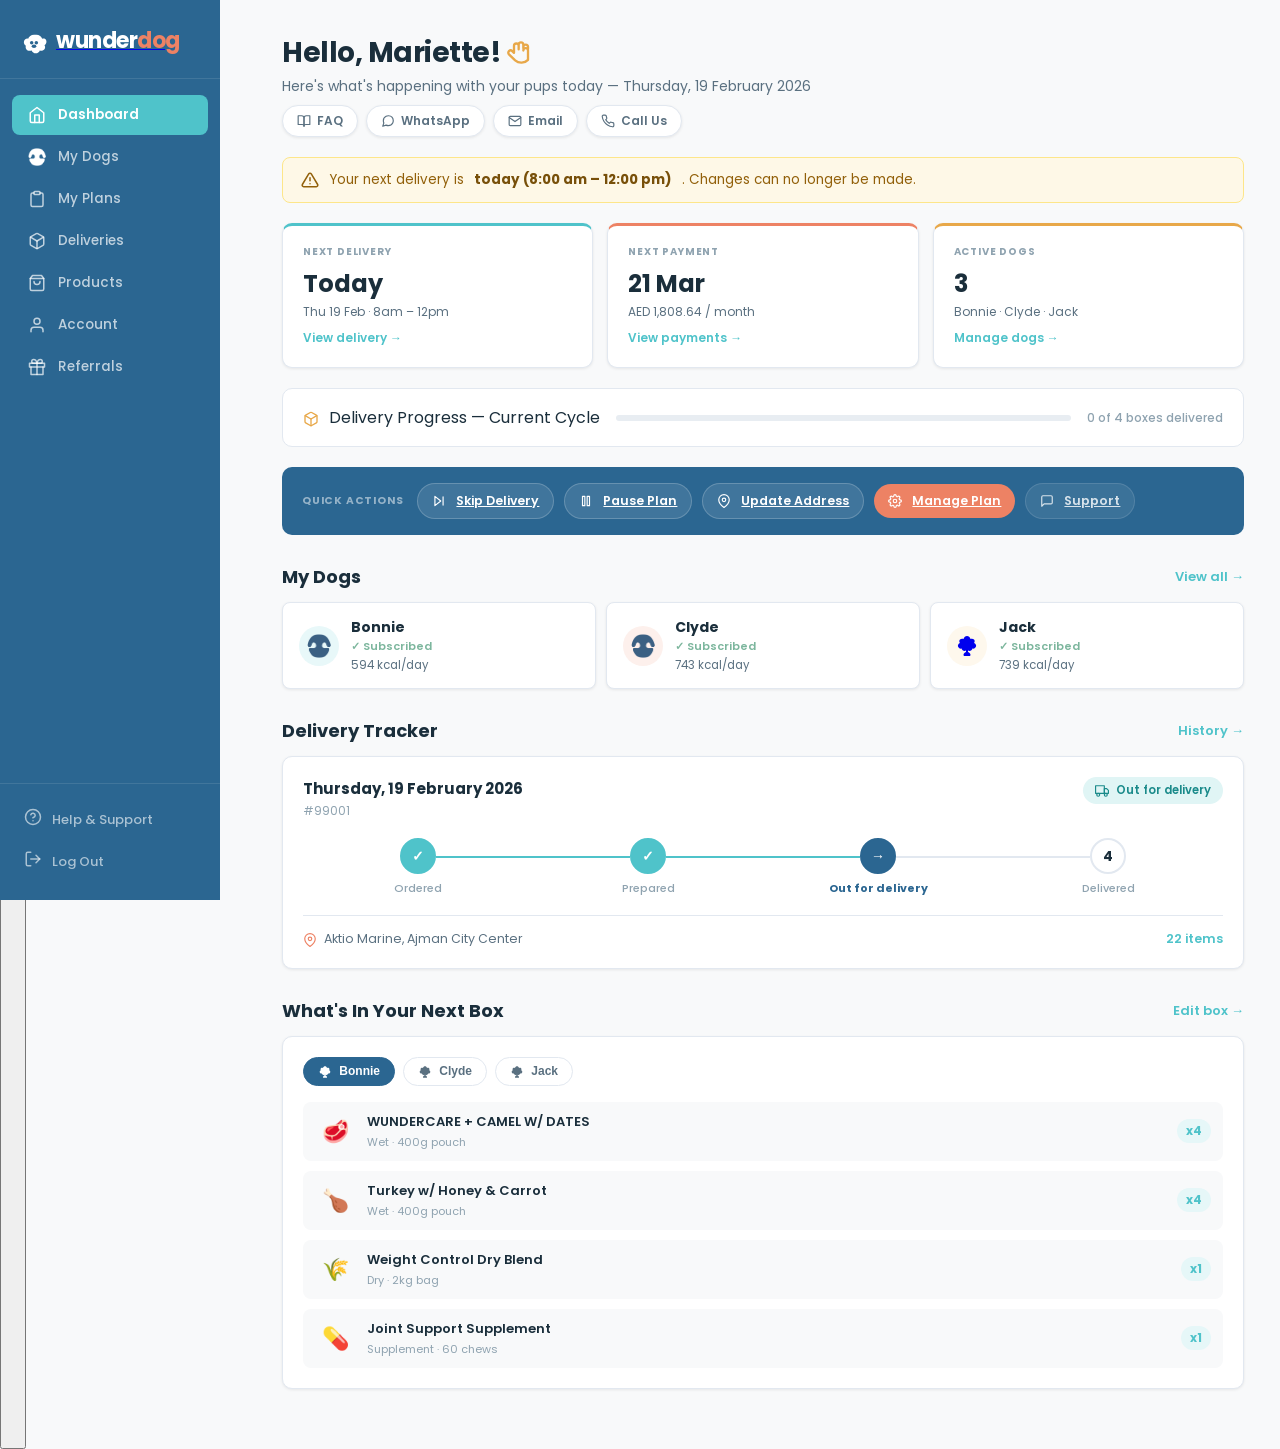
<file: index.html>
<!DOCTYPE html>
<html lang="en">
<head>
<meta charset="UTF-8">
<meta name="viewport" content="width=device-width, initial-scale=1.0">
<title>Dashboard - Wunderdog</title>
<link href="https://fonts.googleapis.com/css2?family=Poppins:wght@400;500;600;700&display=swap" rel="stylesheet">
<style>
*{margin:0;padding:0;box-sizing:border-box;}
:root{
--deep-blue:#2B6691;
--teal:#4FC3CA;
--coral:#ED8264;
--amber:#E8A849;
--light-grey:#F8F9FA;
--sage:#7CB69D;
--white:#ffffff;
--text:#1a2e3b;
--text-light:#5a7080;
--text-lighter:#8fa3b0;
--border:#e2e8f0;
--shadow:0 1px 3px rgba(0,0,0,0.08);
--shadow-md:0 4px 12px rgba(0,0,0,0.1);
--radius:16px;
--radius-sm:10px;
--radius-xs:8px;
--transition:all 0.2s ease;
}
body{font-family:'Poppins',sans-serif;background:var(--light-grey);color:var(--text);display:flex;min-height:100vh;}

/* SIDEBAR */
.sidebar{width:220px;background:var(--deep-blue);display:flex;flex-direction:column;position:fixed;top:0;left:0;height:100vh;z-index:100;transition:var(--transition);}
.sidebar-logo{padding:24px 20px 20px;border-bottom:1px solid rgba(255,255,255,0.1);}
.sidebar-logo span{font-size:22px;font-weight:700;color:#fff;letter-spacing:-0.5px;}
.sidebar-logo span em{color:var(--coral);font-style:normal;}
.nav{flex:1;padding:16px 12px;overflow-y:auto;}
.nav a{display:flex;align-items:center;gap:10px;padding:10px 14px;border-radius:var(--radius-xs);color:rgba(255,255,255,0.7);text-decoration:none;font-size:13.5px;font-weight:500;margin-bottom:2px;transition:var(--transition);}
.nav a:hover{background:rgba(255,255,255,0.1);color:#fff;}
.nav a.active{background:var(--teal);color:#fff;font-weight:600;}
.nav a .icon{width:22px;text-align:center;font-size:15px;display:inline-flex;align-items:center;justify-content:center;}
.badge{background:var(--teal);color:#fff;font-size:10px;font-weight:700;padding:2px 6px;border-radius:20px;margin-left:auto;line-height:1.4;}
.badge.alert{background:var(--coral);}
.sidebar-bottom{padding:16px 12px;border-top:1px solid rgba(255,255,255,0.1);}
.sidebar-bottom a{display:flex;align-items:center;gap:10px;padding:8px 12px;border-radius:var(--radius-xs);color:rgba(255,255,255,0.6);text-decoration:none;font-size:13px;font-weight:500;margin-bottom:2px;transition:var(--transition);}
.sidebar-bottom a:hover{background:rgba(255,255,255,0.1);color:#fff;}

/* MAIN */
.main{margin-left:220px;flex:1;padding:32px 36px;max-width:1200px;}

/* HEADER */
.page-header{display:flex;align-items:flex-start;justify-content:space-between;margin-bottom:8px;}
.page-header h1{font-size:28px;font-weight:700;letter-spacing:-0.5px;}
.page-header p{font-size:14px;color:var(--text-light);margin-top:2px;}

/* HELP TOP BAR */
.help-top-bar{display:flex;align-items:center;gap:8px;margin-bottom:20px;}
.help-top-link{display:flex;align-items:center;gap:6px;padding:6px 14px;border-radius:50px;background:#fff;border:1px solid var(--border);font-size:12px;font-weight:600;color:var(--text-light);text-decoration:none;transition:var(--transition);box-shadow:var(--shadow);}
.help-top-link:hover{border-color:var(--teal);color:var(--teal);box-shadow:var(--shadow-md);}
.help-top-link .help-top-icon{font-size:15px;display:inline-flex;align-items:center;}

/* ALERT */
.alert-banner{border-radius:var(--radius-xs);padding:12px 18px;margin-bottom:20px;display:flex;align-items:center;gap:10px;font-size:13.5px;}
.alert-banner.amber{background:#fef8e7;border:1px solid #fde68a;color:#92600a;}
.alert-banner.amber strong{color:#78500a;}
.alert-banner .alert-icon{font-size:18px;display:inline-flex;align-items:center;}

/* STAT CARDS */
.stat-cards{display:grid;grid-template-columns:repeat(3,1fr);gap:14px;margin-bottom:20px;}
.stat-card{background:#fff;border-radius:var(--radius-sm);padding:18px 20px;border:1px solid var(--border);box-shadow:var(--shadow);text-decoration:none;color:inherit;transition:var(--transition);border-top:3px solid transparent;display:block;}
.stat-card:hover{box-shadow:var(--shadow-md);transform:translateY(-1px);}
.stat-card.teal{border-top-color:var(--teal);}
.stat-card.coral{border-top-color:var(--coral);}
.stat-card.amber{border-top-color:var(--amber);}
.stat-card .sc-label{font-size:10px;font-weight:700;text-transform:uppercase;letter-spacing:0.8px;color:var(--text-lighter);margin-bottom:6px;}
.stat-card .sc-value{font-size:24px;font-weight:700;color:var(--text);margin-bottom:2px;}
.stat-card .sc-detail{font-size:12px;color:var(--text-light);}
.stat-card .sc-link{font-size:12px;font-weight:600;color:var(--teal);margin-top:8px;display:inline-block;}

/* PROGRESS */
.progress-section{background:#fff;border-radius:var(--radius-sm);padding:16px 20px;border:1px solid var(--border);margin-bottom:20px;display:flex;align-items:center;justify-content:space-between;gap:16px;}
.progress-section .ps-label{font-size:13px;font-weight:600;color:var(--text);display:flex;align-items:center;gap:8px;}
.progress-section .ps-count{font-size:12px;color:var(--text-lighter);font-weight:500;white-space:nowrap;}
.progress-bar-bg{flex:1;height:6px;background:#e8edf2;border-radius:3px;overflow:hidden;}
.progress-bar-fill{height:100%;background:var(--teal);border-radius:3px;width:0%;}

/* QUICK ACTIONS */
.quick-actions{background:var(--deep-blue);border-radius:var(--radius-sm);padding:16px 20px;margin-bottom:28px;display:flex;align-items:center;gap:10px;flex-wrap:wrap;}
.quick-actions .qa-label{font-size:10.5px;font-weight:700;text-transform:uppercase;letter-spacing:0.8px;color:rgba(255,255,255,0.5);margin-right:4px;white-space:nowrap;}
.qa-btn{display:inline-flex;align-items:center;gap:6px;padding:8px 14px;border-radius:50px;font-size:12.5px;font-weight:600;}
.qa-btn.outline{background:rgba(255,255,255,0.1);color:#fff;border:1px solid rgba(255,255,255,0.2);}
.qa-btn.outline:hover{background:rgba(255,255,255,0.2);}
.qa-btn.primary{background:var(--coral);color:#fff;}
.qa-btn.primary:hover{background:#e07258;}
.qa-btn.ghost{background:rgba(255,255,255,0.08);color:rgba(255,255,255,0.8);border:1px solid rgba(255,255,255,0.12);}
.qa-btn.ghost:hover{background:rgba(255,255,255,0.15);color:#fff;}

/* SECTION */
.section{margin-bottom:28px;}
.section-header{display:flex;align-items:center;justify-content:space-between;margin-bottom:12px;}
.section-header h2{font-size:18px;font-weight:700;color:var(--text);}
.section-header a{font-size:13px;font-weight:600;color:var(--teal);text-decoration:none;}

/* DOG CARDS */
.dog-cards{display:grid;grid-template-columns:repeat(3,1fr);gap:10px;}
.dog-card-sm{background:#fff;border-radius:var(--radius-xs);padding:14px 16px;border:1px solid var(--border);box-shadow:var(--shadow);display:flex;align-items:center;gap:12px;text-decoration:none;transition:var(--transition);}
.dog-card-sm:hover{box-shadow:var(--shadow-md);border-left-color:var(--coral);}
.dog-card-sm .dc-avatar{width:40px;height:40px;border-radius:50%;display:flex;align-items:center;justify-content:center;font-size:20px;flex-shrink:0;}
.dc-avatar.teal-bg{background:#e8f8f9;}
.dc-avatar.coral-bg{background:#fdf0ec;}
.dc-avatar.amber-bg{background:#fef8ed;}
.dog-card-sm .dc-name{font-size:14px;font-weight:700;color:var(--text);}
.dog-card-sm .dc-badge{font-size:11px;color:var(--sage);font-weight:600;}
.dog-card-sm .dc-kcal{font-size:11.5px;color:var(--text-light);margin-top:2px;}

/* DELIVERY TRACKER */
.tracker-card{background:#fff;border-radius:var(--radius-sm);padding:20px;border:1px solid var(--border);box-shadow:var(--shadow);}
.tracker-top{display:flex;align-items:flex-start;justify-content:space-between;margin-bottom:10px;}
.tracker-date{font-size:15px;font-weight:700;color:var(--text);}
.tracker-id{font-size:12px;color:var(--text-lighter);margin-top:2px;}
.tracker-status{font-size:11.5px;font-weight:600;padding:5px 12px;border-radius:50px;}
.status-transit{background:#e0f5f5;color:#1a8a8a;}
.stepper{display:flex;align-items:center;gap:0;margin:18px 0;position:relative;}
.step{display:flex;flex-direction:column;align-items:center;flex:1;position:relative;}
.step-circle{width:36px;height:36px;border-radius:50%;display:flex;align-items:center;justify-content:center;font-size:14px;font-weight:700;z-index:2;border:2px solid var(--border);background:#fff;}
.step-circle.done{background:var(--teal);color:#fff;border-color:var(--teal);}
.step-circle.active{background:var(--deep-blue);color:#fff;border-color:var(--deep-blue);}
.step-label{font-size:11px;color:var(--text-lighter);margin-top:6px;text-align:center;font-weight:500;}
.step-label.active{color:var(--deep-blue);font-weight:700;}
.step-line{position:absolute;top:18px;left:calc(50% + 18px);right:calc(-50% + 18px);height:2px;background:var(--border);z-index:1;}
.step-line.done{background:var(--teal);}
.tracker-footer{display:flex;align-items:center;justify-content:space-between;margin-top:14px;padding-top:14px;border-top:1px solid var(--border);}
.tracker-address{font-size:12.5px;color:var(--text-light);}
.tracker-items{font-size:12.5px;font-weight:600;color:var(--teal);}

/* NEXT BOX PREVIEW */
.box-preview{background:#fff;border-radius:var(--radius-sm);padding:20px;border:1px solid var(--border);box-shadow:var(--shadow);}
.box-preview-tabs{display:flex;gap:8px;margin-bottom:16px;flex-wrap:wrap;}
.box-tab{padding:6px 14px;border-radius:50px;font-size:12px;font-weight:600;cursor:pointer;border:1.5px solid var(--border);background:#fff;color:var(--text-light);transition:var(--transition);}
.box-tab.active{background:var(--deep-blue);color:#fff;border-color:var(--deep-blue);}
.box-items{display:flex;flex-direction:column;gap:10px;}
.box-item{display:flex;align-items:center;gap:12px;padding:10px 12px;background:var(--light-grey);border-radius:var(--radius-xs);}
.box-item-emoji{font-size:22px;width:40px;text-align:center;}
.box-item-info{flex:1;}
.box-item-name{font-size:13px;font-weight:600;color:var(--text);}
.box-item-type{font-size:11px;color:var(--text-lighter);}
.box-item-qty{font-size:12px;font-weight:700;color:var(--teal);background:#e6f7f8;padding:3px 9px;border-radius:50px;}
.box-tab-content{display:none;}
.box-tab-content.active{display:block;}

/* HAMBURGER */
.hamburger{display:none;position:fixed;top:16px;left:16px;z-index:200;background:var(--deep-blue);border:none;border-radius:8px;padding:8px 10px;cursor:pointer;color:#fff;font-size:18px;}
.overlay{display:none;position:fixed;inset:0;background:rgba(0,0,0,0.4);z-index:90;}

@media(max-width:900px){
.hamburger{display:flex;}
.sidebar{transform:translateX(-100%);}
.sidebar.open{transform:translateX(0);}
.overlay.show{display:block;}
.main{margin-left:0;padding:20px 18px;padding-top:60px;}
.stat-cards{grid-template-columns:1fr 1fr;}
.dog-cards{grid-template-columns:1fr;}
.quick-actions{flex-wrap:wrap;}
.help-top-bar{flex-wrap:wrap;}
}
@media(max-width:480px){
.stat-cards{grid-template-columns:1fr;}
}
.box-item-meta{font-size:11px;color:var(--text-lighter);margin-top:2px;}
</style>
</head>
<body>

    <button class="mobile-toggle" onclick="toggleSidebar()"><svg xmlns="http://www.w3.org/2000/svg" width="22" height="22" viewBox="0 0 24 24" fill="none" stroke="currentColor" stroke-width="2" stroke-linecap="round" stroke-linejoin="round"><line x1="3" y1="12" x2="21" y2="12"></line><line x1="3" y1="6" x2="21" y2="6"></line><line x1="3" y1="18" x2="21" y2="18"></line></svg></button>
<div class="overlay" id="overlay" onclick="toggleSidebar()"></div>

<aside class="sidebar" id="sidebar">
<a href="index.html" class="sidebar-logo"><svg xmlns="http://www.w3.org/2000/svg" width="28" height="28" viewBox="0 0 24 24" fill="#fff" stroke="none" style="vertical-align:middle;margin-right:8px;"><path d="M12 4C9.5 4 7.5 5.5 7 7.5C5.5 7 4 8 3.5 9.5C3 11 3.5 12.5 5 13.5C4.5 15 5 16.5 6.5 17.5C7.5 18 9 18 10 17.5C10.5 19 12 20 13.5 20C15 20 16.5 19 17 17.5C18 18 19.5 18 20.5 17C21.5 16 22 14.5 21 13C22.5 12 23 10.5 22.5 9C22 7.5 20.5 7 19 7.5C18.5 5.5 16.5 4 14 4C13.3 4 12.7 4 12 4z"/><circle cx="10" cy="11" r="1.5" fill="var(--deep-blue)"/><circle cx="14" cy="11" r="1.5" fill="var(--deep-blue)"/><ellipse cx="12" cy="14" rx="2" ry="1.5" fill="var(--deep-blue)"/></svg><span>wunder<em>dog</em></span></a>
<nav class="nav">
      <a href="index.html" class="active"><span class="icon"><svg xmlns="http://www.w3.org/2000/svg" width="18" height="18" viewBox="0 0 24 24" fill="none" stroke="currentColor" stroke-width="2" stroke-linecap="round" stroke-linejoin="round"><path d="M3 9l9-7 9 7v11a2 2 0 0 1-2 2H5a2 2 0 0 1-2-2z"></path><polyline points="9 22 9 12 15 12 15 22"></polyline></svg></span> Dashboard</a>
      <a href="my-dogs.html"><span class="icon"><img src="nose-icon.png" alt="nose" width="18" height="18" style="vertical-align:middle;filter:brightness(0) invert(1);"></span> My Dogs</a>
      <a href="my-plans.html"><span class="icon"><svg xmlns="http://www.w3.org/2000/svg" width="18" height="18" viewBox="0 0 24 24" fill="none" stroke="currentColor" stroke-width="2" stroke-linecap="round" stroke-linejoin="round"><path d="M16 4h2a2 2 0 0 1 2 2v14a2 2 0 0 1-2 2H6a2 2 0 0 1-2-2V6a2 2 0 0 1 2-2h2"></path><rect x="8" y="2" width="8" height="4" rx="1" ry="1"></rect></svg></span> My Plans</a>
      <a href="deliveries.html"><span class="icon"><svg xmlns="http://www.w3.org/2000/svg" width="18" height="18" viewBox="0 0 24 24" fill="none" stroke="currentColor" stroke-width="2" stroke-linecap="round" stroke-linejoin="round"><path d="M21 16V8a2 2 0 0 0-1-1.73l-7-4a2 2 0 0 0-2 0l-7 4A2 2 0 0 0 3 8v8a2 2 0 0 0 1 1.73l7 4a2 2 0 0 0 2 0l7-4A2 2 0 0 0 21 16z"></path><polyline points="3.27 6.96 12 12.01 20.73 6.96"></polyline><line x1="12" y1="22.08" x2="12" y2="12"></line></svg></span> Deliveries</a>
      <a href="#"><span class="icon"><svg xmlns="http://www.w3.org/2000/svg" width="18" height="18" viewBox="0 0 24 24" fill="none" stroke="currentColor" stroke-width="2" stroke-linecap="round" stroke-linejoin="round"><path d="M6 2L3 6v14a2 2 0 0 0 2 2h14a2 2 0 0 0 2-2V6l-3-4z"></path><line x1="3" y1="6" x2="21" y2="6"></line><path d="M16 10a4 4 0 0 1-8 0"></path></svg></span> Products</a>
      <a href="account.html"><span class="icon"><svg xmlns="http://www.w3.org/2000/svg" width="18" height="18" viewBox="0 0 24 24" fill="none" stroke="currentColor" stroke-width="2" stroke-linecap="round" stroke-linejoin="round"><path d="M20 21v-2a4 4 0 0 0-4-4H8a4 4 0 0 0-4 4v2"></path><circle cx="12" cy="7" r="4"></circle></svg></span> Account</a>
      <a href="referrals.html"><span class="icon"><svg xmlns="http://www.w3.org/2000/svg" width="18" height="18" viewBox="0 0 24 24" fill="none" stroke="currentColor" stroke-width="2" stroke-linecap="round" stroke-linejoin="round"><polyline points="20 12 20 22 4 22 4 12"></polyline><rect x="2" y="7" width="20" height="5"></rect><line x1="12" y1="22" x2="12" y2="7"></line><path d="M12 7H7.5a2.5 2.5 0 0 1 0-5C11 2 12 7 12 7z"></path><path d="M12 7h4.5a2.5 2.5 0 0 0 0-5C13 2 12 7 12 7z"></path></svg></span> Referrals</a>
      </nav>
      <div class="sidebar-bottom">
            <a href="https://knowledge.mywunderdog.com"><span class="icon"><svg xmlns="http://www.w3.org/2000/svg" width="18" height="18" viewBox="0 0 24 24" fill="none" stroke="currentColor" stroke-width="2" stroke-linecap="round" stroke-linejoin="round"><circle cx="12" cy="12" r="10"></circle><path d="M9.09 9a3 3 0 0 1 5.83 1c0 2-3 3-3 3"></path><line x1="12" y1="17" x2="12.01" y2="17"></line></svg></span> Help &amp; Support</a>
            <a href="#"><span class="icon"><svg xmlns="http://www.w3.org/2000/svg" width="18" height="18" viewBox="0 0 24 24" fill="none" stroke="currentColor" stroke-width="2" stroke-linecap="round" stroke-linejoin="round"><path d="M9 21H5a2 2 0 0 1-2-2V5a2 2 0 0 1 2-2h4"></path><polyline points="16 17 21 12 16 7"></polyline><line x1="21" y1="12" x2="9" y2="12"></line></svg></span> Log Out</a>
            </div>
            </aside>
            
            <main class="main">
            
            <!-- HEADER -->
            <div class="page-header">
            <div>
            <h1>Hello, Mariette! <svg xmlns="http://www.w3.org/2000/svg" width="28" height="28" viewBox="0 0 24 24" fill="none" stroke="var(--amber)" stroke-width="2" stroke-linecap="round" stroke-linejoin="round" style="display:inline;vertical-align:middle;"><path d="M18 8V6a2 2 0 0 0-4 0v1M14 7V4a2 2 0 0 0-4 0v4M10 7V5a2 2 0 0 0-4 0v6l-1.5-1.5a2 2 0 0 0-2.83 2.83L7 17.5A8 8 0 0 0 18 17V9a2 2 0 0 0-4 0"></path></svg></h1>
            <p>Here's what's happening with your pups today &mdash; Thursday, 19 February 2026</p>
            </div>
            </div>
            
            <!-- HELP TOP BAR -->
            <div class="help-top-bar">
                  <a href="https://knowledge.mywunderdog.com" class="help-top-link"><span class="help-top-icon"><svg xmlns="http://www.w3.org/2000/svg" width="14" height="14" viewBox="0 0 24 24" fill="none" stroke="currentColor" stroke-width="2" stroke-linecap="round" stroke-linejoin="round"><path d="M2 3h6a4 4 0 0 1 4 4v14a3 3 0 0 0-3-3H2z"></path><path d="M22 3h-6a4 4 0 0 0-4 4v14a3 3 0 0 1 3-3h7z"></path></svg></span> FAQ</a>
                  <a href="https://wa.me/971502298869" class="help-top-link"><span class="help-top-icon"><svg xmlns="http://www.w3.org/2000/svg" width="14" height="14" viewBox="0 0 24 24" fill="none" stroke="currentColor" stroke-width="2" stroke-linecap="round" stroke-linejoin="round"><path d="M21 11.5a8.38 8.38 0 0 1-.9 3.8 8.5 8.5 0 0 1-7.6 4.7 8.38 8.38 0 0 1-3.8-.9L3 21l1.9-5.7a8.38 8.38 0 0 1-.9-3.8 8.5 8.5 0 0 1 4.7-7.6 8.38 8.38 0 0 1 3.8-.9h.5a8.48 8.48 0 0 1 8 8v.5z"></path></svg></span> WhatsApp</a>
                  <a href="mailto:hello@mywunderdog.com" class="help-top-link"><span class="help-top-icon"><svg xmlns="http://www.w3.org/2000/svg" width="14" height="14" viewBox="0 0 24 24" fill="none" stroke="currentColor" stroke-width="2" stroke-linecap="round" stroke-linejoin="round"><path d="M4 4h16c1.1 0 2 .9 2 2v12c0 1.1-.9 2-2 2H4c-1.1 0-2-.9-2-2V6c0-1.1.9-2 2-2z"></path><polyline points="22,6 12,13 2,6"></polyline></svg></span> Email</a>
                  <a href="tel:+971502298869" class="help-top-link"><span class="help-top-icon"><svg xmlns="http://www.w3.org/2000/svg" width="14" height="14" viewBox="0 0 24 24" fill="none" stroke="currentColor" stroke-width="2" stroke-linecap="round" stroke-linejoin="round"><path d="M22 16.92v3a2 2 0 0 1-2.18 2 19.79 19.79 0 0 1-8.63-3.07 19.5 19.5 0 0 1-6-6 19.79 19.79 0 0 1-3.07-8.67A2 2 0 0 1 4.11 2h3a2 2 0 0 1 2 1.72 12.84 12.84 0 0 0 .7 2.81 2 2 0 0 1-.45 2.11L8.09 9.91a16 16 0 0 0 6 6l1.27-1.27a2 2 0 0 1 2.11-.45 12.84 12.84 0 0 0 2.81.7A2 2 0 0 1 22 16.92z"></path></svg></span> Call Us</a>
                  </div>
                  
                  <!-- DELIVERY ALERT -->
                  <div class="alert-banner amber">
                        <span class="alert-icon"><svg xmlns="http://www.w3.org/2000/svg" width="18" height="18" viewBox="0 0 24 24" fill="none" stroke="currentColor" stroke-width="2" stroke-linecap="round" stroke-linejoin="round"><path d="M10.29 3.86L1.82 18a2 2 0 0 0 1.71 3h16.94a2 2 0 0 0 1.71-3L13.71 3.86a2 2 0 0 0-3.42 0z"></path><line x1="12" y1="9" x2="12" y2="13"></line><line x1="12" y1="17" x2="12.01" y2="17"></line></svg></span>
                        Your next delivery is <strong>today (8:00 am &ndash; 12:00 pm)</strong>. Changes can no longer be made.
                        </div>
                        
                        <!-- STAT CARDS -->
                        <div class="stat-cards">
                        <a href="deliveries.html" class="stat-card teal">
                        <div class="sc-label">Next Delivery</div>
                        <div class="sc-value">Today</div>
                        <div class="sc-detail">Thu 19 Feb &middot; 8am &ndash; 12pm</div>
                        <span class="sc-link">View delivery &rarr;</span>
                        </a>
                        <a href="account.html" class="stat-card coral">
                              <div class="sc-label">Next Payment</div>
                              <div class="sc-value">21 Mar</div>
                              <div class="sc-detail">AED 1,808.64 / month</div>
                              <span class="sc-link">View payments &rarr;</span>
                              </a>
                              <a href="my-dogs.html" class="stat-card amber">
                              <div class="sc-label">Active Dogs</div>
                              <div class="sc-value">3</div>
                              <div class="sc-detail">Bonnie &middot; Clyde &middot; Jack</div>
                              <span class="sc-link">Manage dogs &rarr;</span>
                              </a>
                              </div>
                              
                              <!-- DELIVERY PROGRESS -->
                              <div class="progress-section">
                                    <span><svg xmlns="http://www.w3.org/2000/svg" width="16" height="16" viewBox="0 0 24 24" fill="none" stroke="var(--amber)" stroke-width="2" stroke-linecap="round" stroke-linejoin="round" style="vertical-align:middle;margin-right:6px;"><path d="M21 16V8a2 2 0 0 0-1-1.73l-7-4a2 2 0 0 0-2 0l-7 4A2 2 0 0 0 3 8v8a2 2 0 0 0 1 1.73l7 4a2 2 0 0 0 2 0l7-4A2 2 0 0 0 21 16z"></path><polyline points="3.27 6.96 12 12.01 20.73 6.96"></polyline><line x1="12" y1="22.08" x2="12" y2="12"></line></svg> Delivery Progress &mdash; Current Cycle</span>
                                    <div class="progress-bar-bg"><div class="progress-bar-fill" style="width:0%"></div></div>
                                    <span class="ps-count">0 of 4 boxes delivered</span>
                                    </div>
                                    
                                    <!-- QUICK ACTIONS -->
                                    <div class="quick-actions">
                                    <span class="qa-label">Quick Actions</span>
                                    <a href="#" class="qa-btn outline"><svg xmlns="http://www.w3.org/2000/svg" width="14" height="14" viewBox="0 0 24 24" fill="none" stroke="currentColor" stroke-width="2" stroke-linecap="round" stroke-linejoin="round" style="vertical-align:middle;margin-right:4px;"><polygon points="5 4 15 12 5 20 5 4"></polygon><line x1="19" y1="5" x2="19" y2="19"></line></svg> Skip Delivery</a>
                                    <a href="#" class="qa-btn outline"><svg xmlns="http://www.w3.org/2000/svg" width="14" height="14" viewBox="0 0 24 24" fill="none" stroke="currentColor" stroke-width="2" stroke-linecap="round" stroke-linejoin="round" style="vertical-align:middle;margin-right:4px;"><rect x="6" y="4" width="4" height="16"></rect><rect x="14" y="4" width="4" height="16"></rect></svg> Pause Plan</a>
                                    <a href="account.html" class="qa-btn outline"><svg xmlns="http://www.w3.org/2000/svg" width="14" height="14" viewBox="0 0 24 24" fill="none" stroke="currentColor" stroke-width="2" stroke-linecap="round" stroke-linejoin="round" style="vertical-align:middle;margin-right:4px;"><path d="M21 10c0 7-9 13-9 13s-9-6-9-13a9 9 0 0 1 18 0z"></path><circle cx="12" cy="10" r="3"></circle></svg> Update Address</a>
                                    <a href="my-plans.html" class="qa-btn primary"><svg xmlns="http://www.w3.org/2000/svg" width="14" height="14" viewBox="0 0 24 24" fill="none" stroke="currentColor" stroke-width="2" stroke-linecap="round" stroke-linejoin="round" style="vertical-align:middle;margin-right:4px;"><circle cx="12" cy="12" r="3"></circle><path d="M19.4 15a1.65 1.65 0 0 0 .33 1.82l.06.06a2 2 0 0 1 0 2.83 2 2 0 0 1-2.83 0l-.06-.06a1.65 1.65 0 0 0-1.82-.33 1.65 1.65 0 0 0-1 1.51V21a2 2 0 0 1-2 2 2 2 0 0 1-2-2v-.09A1.65 1.65 0 0 0 9 19.4a1.65 1.65 0 0 0-1.82.33l-.06.06a2 2 0 0 1-2.83 0 2 2 0 0 1 0-2.83l.06-.06A1.65 1.65 0 0 0 4.68 15a1.65 1.65 0 0 0-1.51-1H3a2 2 0 0 1-2-2 2 2 0 0 1 2-2h.09A1.65 1.65 0 0 0 4.6 9a1.65 1.65 0 0 0-.33-1.82l-.06-.06a2 2 0 0 1 0-2.83 2 2 0 0 1 2.83 0l.06.06A1.65 1.65 0 0 0 9 4.68a1.65 1.65 0 0 0 1-1.51V3a2 2 0 0 1 2-2 2 2 0 0 1 2 2v.09a1.65 1.65 0 0 0 1 1.51 1.65 1.65 0 0 0 1.82-.33l.06-.06a2 2 0 0 1 2.83 0 2 2 0 0 1 0 2.83l-.06.06a1.65 1.65 0 0 0-.33 1.82V9a1.65 1.65 0 0 0 1.51 1H21a2 2 0 0 1 2 2 2 2 0 0 1-2 2h-.09a1.65 1.65 0 0 0-1.51 1z"></path></svg> Manage Plan</a>
                                    <a href="https://wa.me/971502298869" class="qa-btn ghost"><svg xmlns="http://www.w3.org/2000/svg" width="14" height="14" viewBox="0 0 24 24" fill="none" stroke="currentColor" stroke-width="2" stroke-linecap="round" stroke-linejoin="round" style="vertical-align:middle;margin-right:4px;"><path d="M21 15a2 2 0 0 1-2 2H7l-4 4V5a2 2 0 0 1 2-2h14a2 2 0 0 1 2 2z"></path></svg> Support</a>
                                    </div>
                                    
                                    <!-- MY DOGS -->
                                    <div class="section">
                                    <div class="section-header">
                                    <h2>My Dogs</h2>
                                    <a href="my-dogs.html">View all &rarr;</a>
                                    </div>
                                    <div class="dog-cards">
                                    <a href="my-dogs.html" class="dog-card-sm">
                                    <div class="dc-avatar teal-bg"><img src="nose-icon.png" alt="nose" width="24" height="24" style="vertical-align:middle;"></div>
                                    <div>
                                          <div class="dc-name">Bonnie</div>
                                          <div class="dc-badge">&#10003; Subscribed</div>
                                          <div class="dc-kcal">594 kcal/day</div>
                                          </div>
                                          </a>
                                          <a href="my-dogs.html" class="dog-card-sm">
                                                <div class="dc-avatar coral-bg"><img src="nose-icon.png" alt="nose" width="24" height="24" style="vertical-align:middle;"></div>
                                                <div>
                                                <div class="dc-name">Clyde</div>
                                                <div class="dc-badge">&#10003; Subscribed</div>
                                                <div class="dc-kcal">743 kcal/day</div>
                                                </div>
                                                </a>
                                                <a href="my-dogs.html" class="dog-card-sm">
                                                <div class="dc-avatar amber-bg"><svg xmlns="http://www.w3.org/2000/svg" width="24" height="24" viewBox="0 0 24 24" fill="currentColor" stroke="none"><path d="M12 2C10.5 2 9 3 8.5 5C7.5 4.5 6 4.5 5 5.5C4 6.5 4.2 8 5 9C3.5 9.5 2.5 11 3 12.5C3.5 14 5 15 6.5 14.5C7 16 8 17 9.5 17C10 17 10.5 16.8 11 16.5V18C9.5 18.5 8.5 19.5 8.5 21C8.5 21.5 9 22 9.5 22H14.5C15 22 15.5 21.5 15.5 21C15.5 19.5 14.5 18.5 13 18V16.5C13.5 16.8 14 17 14.5 17C16 17 17 16 17.5 14.5C19 15 20.5 14 21 12.5C21.5 11 20.5 9.5 19 9C19.8 8 20 6.5 19 5.5C18 4.5 16.5 4.5 15.5 5C15 3 13.5 2 12 2z"/></svg></div>
                                                <div>
                                                <div class="dc-name">Jack</div>
                                                <div class="dc-badge">&#10003; Subscribed</div>
                                                <div class="dc-kcal">739 kcal/day</div>
                                                </div>
                                                </a>
                                                </div>
                                                </div>
                                                
                                                <!-- DELIVERY TRACKER -->
                                                <div class="section">
                                                      <div class="section-header">
                                                            <h2>Delivery Tracker</h2>
                                                            <a href="deliveries.html">History &rarr;</a>
                                                            </div>
                                                            <div class="tracker-card">
                                                            <div class="tracker-top">
                                                            <div>
                                                            <div class="tracker-date">Thursday, 19 February 2026</div>
                                                            <div class="tracker-id">#99001</div>
                                                            </div>
                                                            <span class="tracker-status status-transit"><svg xmlns="http://www.w3.org/2000/svg" width="14" height="14" viewBox="0 0 24 24" fill="none" stroke="currentColor" stroke-width="2" stroke-linecap="round" stroke-linejoin="round" style="vertical-align:middle;margin-right:4px;"><rect x="1" y="3" width="15" height="13"></rect><polygon points="16 8 20 8 23 11 23 16 16 16 16 8"></polygon><circle cx="5.5" cy="18.5" r="2.5"></circle><circle cx="18.5" cy="18.5" r="2.5"></circle></svg> Out for delivery</span>
                                                            </div>
                                                            <div class="stepper">
                                                                  <div class="step"><div class="step-circle done">&#10003;</div><div class="step-label">Ordered</div><div class="step-line done"></div></div>
                                                                  <div class="step"><div class="step-circle done">&#10003;</div><div class="step-label">Prepared</div><div class="step-line done"></div></div>
                                                                  <div class="step"><div class="step-circle active">&rarr;</div><div class="step-label active">Out for delivery</div><div class="step-line"></div></div>
                                                                  <div class="step"><div class="step-circle">4</div><div class="step-label">Delivered</div></div>
                                                                  </div>
                                                                  <div class="tracker-footer">
                                                                        <span class="tracker-address"><svg xmlns="http://www.w3.org/2000/svg" width="14" height="14" viewBox="0 0 24 24" fill="none" stroke="var(--coral)" stroke-width="2" stroke-linecap="round" stroke-linejoin="round" style="vertical-align:middle;margin-right:4px;"><path d="M21 10c0 7-9 13-9 13s-9-6-9-13a9 9 0 0 1 18 0z"></path><circle cx="12" cy="10" r="3"></circle></svg> Aktio Marine, Ajman City Center</span>
                                                                        <span class="tracker-items">22 items</span>
                                                                        </div>
                                                                        </div>
                                                                        </div>
                                                                        
                                                                        <!-- WHAT'S IN YOUR NEXT BOX -->
                                                                        <div class="section">
                                                                        <div class="section-header">
                                                                        <h2>What's In Your Next Box</h2>
                                                                        <a href="my-plans.html">Edit box &rarr;</a>
                                                                        </div>
                                                                        <div class="box-preview">
                                                                              <div class="box-preview-tabs">
                                                                                  <button class="box-tab active" onclick="showBoxTab('bonnie')"><svg xmlns="http://www.w3.org/2000/svg" width="14" height="14" viewBox="0 0 24 24" fill="currentColor" stroke="none" style="vertical-align:middle;margin-right:4px;"><path d="M12 2C10.5 2 9 3 8.5 5C7.5 4.5 6 4.5 5 5.5C4 6.5 4.2 8 5 9C3.5 9.5 2.5 11 3 12.5C3.5 14 5 15 6.5 14.5C7 16 8 17 9.5 17C10 17 10.5 16.8 11 16.5V18C9.5 18.5 8.5 19.5 8.5 21C8.5 21.5 9 22 9.5 22H14.5C15 22 15.5 21.5 15.5 21C15.5 19.5 14.5 18.5 13 18V16.5C13.5 16.8 14 17 14.5 17C16 17 17 16 17.5 14.5C19 15 20.5 14 21 12.5C21.5 11 20.5 9.5 19 9C19.8 8 20 6.5 19 5.5C18 4.5 16.5 4.5 15.5 5C15 3 13.5 2 12 2z"/></svg> Bonnie</button>
                                                                                  <button class="box-tab" onclick="showBoxTab('clyde')"><svg xmlns="http://www.w3.org/2000/svg" width="14" height="14" viewBox="0 0 24 24" fill="currentColor" stroke="none" style="vertical-align:middle;margin-right:4px;"><path d="M12 2C10.5 2 9 3 8.5 5C7.5 4.5 6 4.5 5 5.5C4 6.5 4.2 8 5 9C3.5 9.5 2.5 11 3 12.5C3.5 14 5 15 6.5 14.5C7 16 8 17 9.5 17C10 17 10.5 16.8 11 16.5V18C9.5 18.5 8.5 19.5 8.5 21C8.5 21.5 9 22 9.5 22H14.5C15 22 15.5 21.5 15.5 21C15.5 19.5 14.5 18.5 13 18V16.5C13.5 16.8 14 17 14.5 17C16 17 17 16 17.5 14.5C19 15 20.5 14 21 12.5C21.5 11 20.5 9.5 19 9C19.8 8 20 6.5 19 5.5C18 4.5 16.5 4.5 15.5 5C15 3 13.5 2 12 2z"/></svg> Clyde</button>
                                                                                  <button class="box-tab" onclick="showBoxTab('jack')"><svg xmlns="http://www.w3.org/2000/svg" width="14" height="14" viewBox="0 0 24 24" fill="currentColor" stroke="none" style="vertical-align:middle;margin-right:4px;"><path d="M12 2C10.5 2 9 3 8.5 5C7.5 4.5 6 4.5 5 5.5C4 6.5 4.2 8 5 9C3.5 9.5 2.5 11 3 12.5C3.5 14 5 15 6.5 14.5C7 16 8 17 9.5 17C10 17 10.5 16.8 11 16.5V18C9.5 18.5 8.5 19.5 8.5 21C8.5 21.5 9 22 9.5 22H14.5C15 22 15.5 21.5 15.5 21C15.5 19.5 14.5 18.5 13 18V16.5C13.5 16.8 14 17 14.5 17C16 17 17 16 17.5 14.5C19 15 20.5 14 21 12.5C21.5 11 20.5 9.5 19 9C19.8 8 20 6.5 19 5.5C18 4.5 16.5 4.5 15.5 5C15 3 13.5 2 12 2z"/></svg> Jack</button>
                                                                                    </div>
                                                                                    <div id="tab-bonnie" class="box-tab-content active">
                                                                                      <div class="box-items">
                                                                                        <div class="box-item">
                                                                                          <div class="box-item-emoji">🥩</div>
                                                                                          <div class="box-item-info">
                                                                                            <div class="box-item-name">WUNDERCARE + CAMEL W/ DATES</div>
                                                                                            <div class="box-item-meta">Wet · 400g pouch</div>
                                                                                          </div>
                                                                                          <span class="box-item-qty">x4</span>
                                                                                        </div>
                                                                                        <div class="box-item">
                                                                                          <div class="box-item-emoji">🍗</div>
                                                                                          <div class="box-item-info">
                                                                                            <div class="box-item-name">Turkey w/ Honey &amp; Carrot</div>
                                                                                            <div class="box-item-meta">Wet · 400g pouch</div>
                                                                                          </div>
                                                                                          <span class="box-item-qty">x4</span>
                                                                                        </div>
                                                                                        <div class="box-item">
                                                                                          <div class="box-item-emoji">🌾</div>
                                                                                          <div class="box-item-info">
                                                                                            <div class="box-item-name">Weight Control Dry Blend</div>
                                                                                            <div class="box-item-meta">Dry · 2kg bag</div>
                                                                                          </div>
                                                                                          <span class="box-item-qty">x1</span>
                                                                                        </div>
                                                                                        <div class="box-item">
                                                                                          <div class="box-item-emoji">💊</div>
                                                                                          <div class="box-item-info">
                                                                                            <div class="box-item-name">Joint Support Supplement</div>
                                                                                            <div class="box-item-meta">Supplement · 60 chews</div>
                                                                                          </div>
                                                                                          <span class="box-item-qty">x1</span>
                                                                                        </div>
                                                                                      </div>
                                                                                    </div>
                                                                                    <div id="tab-clyde" class="box-tab-content">
                                                                                      <div class="box-items">
                                                                                        <div class="box-item">
                                                                                          <div class="box-item-emoji">🥩</div>
                                                                                          <div class="box-item-info">
                                                                                            <div class="box-item-name">Lamb w/ Sweet Potato</div>
                                                                                            <div class="box-item-meta">Wet · 400g pouch</div>
                                                                                          </div>
                                                                                          <span class="box-item-qty">x6</span>
                                                                                        </div>
                                                                                        <div class="box-item">
                                                                                          <div class="box-item-emoji">🐟</div>
                                                                                          <div class="box-item-info">
                                                                                            <div class="box-item-name">Salmon &amp; Rice Premium Blend</div>
                                                                                            <div class="box-item-meta">Wet · 400g pouch</div>
                                                                                          </div>
                                                                                          <span class="box-item-qty">x4</span>
                                                                                        </div>
                                                                                        <div class="box-item">
                                                                                          <div class="box-item-emoji">🌾</div>
                                                                                          <div class="box-item-info">
                                                                                            <div class="box-item-name">Active Adult Dry Mix</div>
                                                                                            <div class="box-item-meta">Dry · 2kg bag</div>
                                                                                          </div>
                                                                                          <span class="box-item-qty">x1</span>
                                                                                        </div>
                                                                                      </div>
                                                                                    </div>
                                                                                    <div id="tab-jack" class="box-tab-content">
                                                                                      <div class="box-items">
                                                                                        <div class="box-item">
                                                                                          <div class="box-item-emoji">🍗</div>
                                                                                          <div class="box-item-info">
                                                                                            <div class="box-item-name">Chicken w/ Pumpkin &amp; Turmeric</div>
                                                                                            <div class="box-item-meta">Wet · 400g pouch</div>
                                                                                          </div>
                                                                                          <span class="box-item-qty">x5</span>
                                                                                        </div>
                                                                                        <div class="box-item">
                                                                                          <div class="box-item-emoji">🥩</div>
                                                                                          <div class="box-item-info">
                                                                                            <div class="box-item-name">Beef &amp; Quinoa Power Bowl</div>
                                                                                            <div class="box-item-meta">Wet · 400g pouch</div>
                                                                                          </div>
                                                                                          <span class="box-item-qty">x5</span>
                                                                                        </div>
                                                                                        <div class="box-item">
                                                                                          <div class="box-item-emoji">🌾</div>
                                                                                          <div class="box-item-info">
                                                                                            <div class="box-item-name">Performance Dry Blend</div>
                                                                                            <div class="box-item-meta">Dry · 2kg bag</div>
                                                                                          </div>
                                                                                          <span class="box-item-qty">x1</span>
                                                                                        </div>
                                                                                      </div>
                                                                                    </div>
                                                                                  </div>
                                                                                </div>
    </main>
<script>
function showBoxTab(name){
  document.querySelectorAll('.box-tab-content').forEach(function(el){el.classList.remove('active');});
  document.querySelectorAll('.box-tab').forEach(function(el){el.classList.remove('active');});
  var content = document.getElementById('tab-' + name);
  if (content) content.classList.add('active');
  event.currentTarget.classList.add('active');
}
</script>
</body>
</html>
</file>
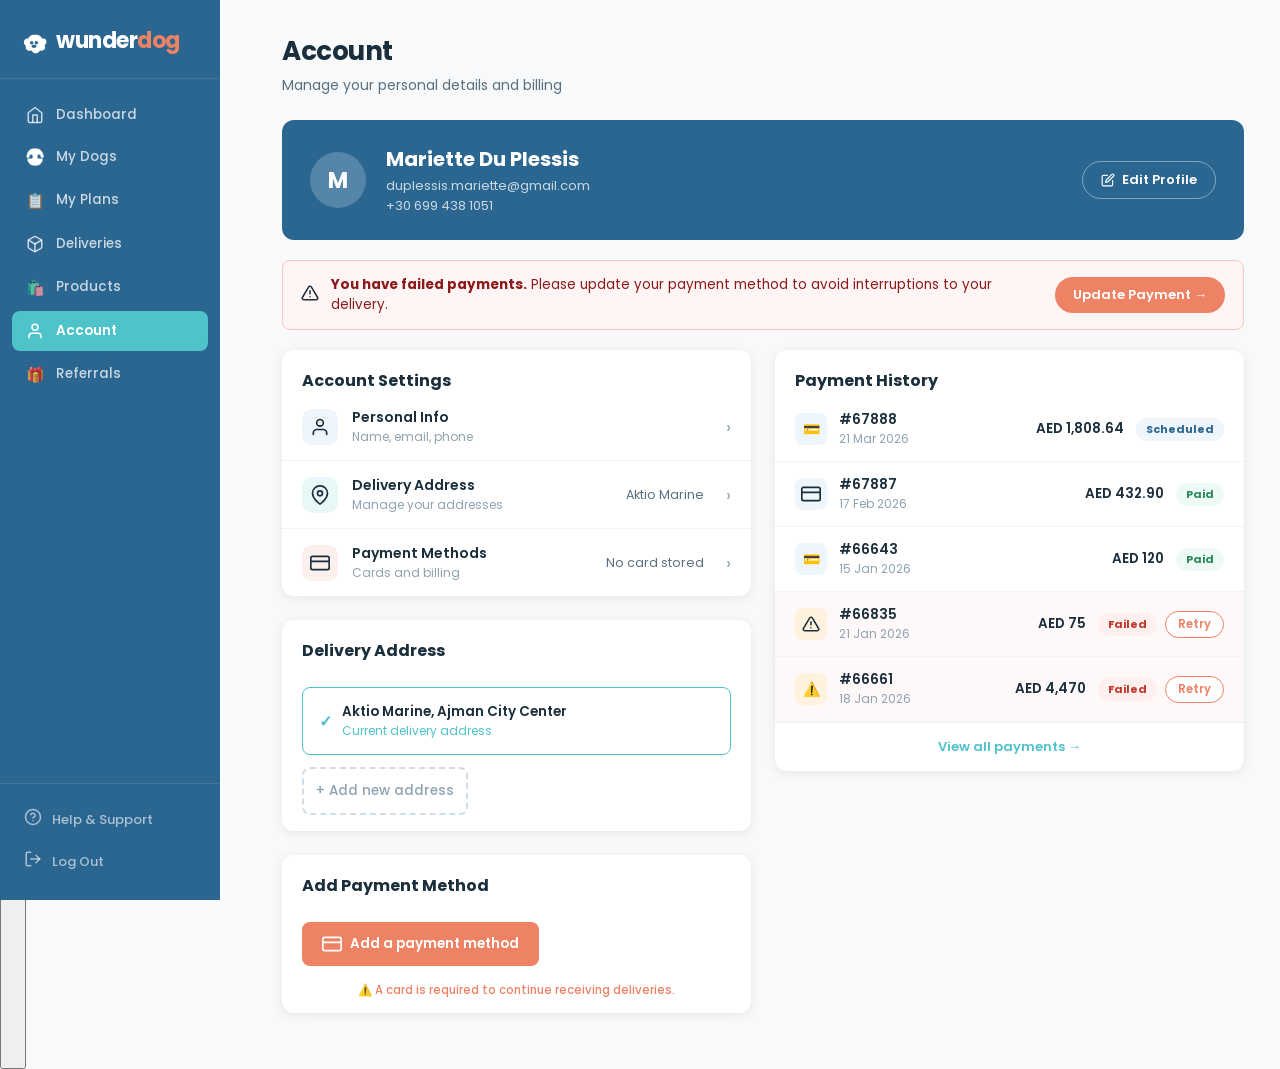
<file: account.html>
<!DOCTYPE html>
<html lang="en">
<head>
<meta charset="UTF-8">
<meta name="viewport" content="width=device-width, initial-scale=1.0">
<title>Account - Wunderdog</title>
<link href="https://fonts.googleapis.com/css2?family=Poppins:wght@400;500;600;700&display=swap" rel="stylesheet">
<style>
*{margin:0;padding:0;box-sizing:border-box;}
:root{
--deep-blue:#2B6691;--teal:#4FC3CA;--coral:#ED8264;--amber:#E8A849;
--light-grey:#F8F9FA;--sage:#7CB69D;--white:#ffffff;
--text:#1a2e3b;--text-light:#5a7080;--text-lighter:#8fa3b0;
--radius:16px;--radius-sm:12px;--radius-xs:8px;
--shadow:0 2px 12px rgba(0,0,0,0.08);--shadow-md:0 4px 20px rgba(0,0,0,0.12);
--transition:all 0.2s ease;
}
body{font-family:'Poppins',sans-serif;background:var(--light-grey);color:var(--text);display:flex;min-height:100vh;}

.hamburger{display:none;position:fixed;top:16px;left:16px;z-index:200;background:var(--deep-blue);border:none;border-radius:8px;padding:8px 10px;cursor:pointer;color:#fff;font-size:18px;}
.overlay{display:none;position:fixed;inset:0;background:rgba(0,0,0,0.4);z-index:90;}

.sidebar{width:220px;background:var(--deep-blue);display:flex;flex-direction:column;position:fixed;top:0;left:0;height:100vh;z-index:100;transition:var(--transition);}
.sidebar-logo{padding:24px 20px 20px;border-bottom:1px solid rgba(255,255,255,0.1);}
.sidebar-logo a{text-decoration:none;}
.sidebar-logo span{font-size:22px;font-weight:700;color:#fff;letter-spacing:-0.5px;}
.sidebar-logo span em{color:var(--coral);font-style:normal;}
.nav{flex:1;padding:16px 12px;overflow-y:auto;}
.nav a{display:flex;align-items:center;gap:10px;padding:10px 12px;border-radius:var(--radius-xs);color:rgba(255,255,255,0.75);text-decoration:none;font-size:13.5px;font-weight:500;margin-bottom:2px;transition:var(--transition);}
.nav a:hover{background:rgba(255,255,255,0.1);color:#fff;}
.nav a.active{background:var(--teal);color:#fff;font-weight:600;}
.nav a .icon{width:22px;text-align:center;font-size:15px;display:inline-flex;align-items:center;justify-content:center;}
.badge{background:var(--teal);color:#fff;font-size:10px;font-weight:700;padding:2px 6px;border-radius:20px;margin-left:auto;line-height:1.4;}
.badge.alert{background:var(--coral);}
.sidebar-bottom{padding:16px 12px;border-top:1px solid rgba(255,255,255,0.1);}
.sidebar-bottom a{display:flex;align-items:center;gap:10px;padding:8px 12px;border-radius:var(--radius-xs);color:rgba(255,255,255,0.6);text-decoration:none;font-size:13px;font-weight:500;margin-bottom:2px;transition:var(--transition);}
.sidebar-bottom a:hover{background:rgba(255,255,255,0.1);color:#fff;}

.main{margin-left:220px;flex:1;padding:32px 36px;max-width:1100px;}
.page-header{margin-bottom:24px;}
.page-header h1{font-size:26px;font-weight:700;color:var(--text);letter-spacing:-0.5px;}
.page-header p{color:var(--text-light);font-size:14px;margin-top:4px;}

/* PROFILE HERO */
.profile-hero{background:var(--deep-blue);border-radius:var(--radius-sm);padding:24px 28px;margin-bottom:20px;display:flex;align-items:center;gap:20px;color:#fff;}
.profile-avatar{width:56px;height:56px;border-radius:50%;background:rgba(255,255,255,0.2);display:flex;align-items:center;justify-content:center;font-size:22px;font-weight:700;flex-shrink:0;}
.profile-info{flex:1;}
.profile-name{font-size:20px;font-weight:700;margin-bottom:2px;}
.profile-detail{font-size:13px;opacity:0.75;}
.btn-edit-profile{border:1.5px solid rgba(255,255,255,0.4);color:#fff;background:transparent;border-radius:20px;padding:8px 18px;font-size:13px;font-weight:600;cursor:pointer;font-family:'Poppins',sans-serif;transition:var(--transition);}
.btn-edit-profile:hover{background:rgba(255,255,255,0.15);}

/* FAILED PAYMENT ALERT */
.failed-alert{background:#fff5f5;border:1px solid #ffc5c5;border-radius:var(--radius-xs);padding:14px 18px;margin-bottom:20px;display:flex;align-items:center;gap:12px;flex-wrap:wrap;}
.failed-alert .alert-icon{font-size:18px;flex-shrink:0;}
.failed-alert .alert-text{flex:1;font-size:13.5px;color:#8b1a1a;}
.failed-alert .alert-text strong{font-weight:700;}
.btn-update-payment{background:var(--coral);color:#fff;border:none;border-radius:20px;padding:8px 18px;font-size:13px;font-weight:600;cursor:pointer;font-family:'Poppins',sans-serif;white-space:nowrap;text-decoration:none;display:inline-block;}
.btn-update-payment:hover{background:#e0714f;}

/* 2 COL GRID */
.account-grid{display:grid;grid-template-columns:1fr 1fr;gap:24px;}

/* SETTINGS PANEL */
.panel{background:#fff;border-radius:var(--radius-sm);box-shadow:var(--shadow);overflow:hidden;margin-bottom:24px;}
.panel-title{font-size:16px;font-weight:700;color:var(--text);padding:18px 20px 0;}
.settings-item{display:flex;align-items:center;gap:14px;padding:14px 20px;border-bottom:1px solid #f0f4f7;cursor:pointer;transition:var(--transition);}
.settings-item:last-child{border-bottom:none;}
.settings-item:hover{background:#f8fafc;}
.settings-icon{width:36px;height:36px;border-radius:10px;display:flex;align-items:center;justify-content:center;font-size:17px;flex-shrink:0;}
.icon-blue{background:#eef5fb;}
.icon-teal{background:#e8f8f9;}
.icon-coral{background:#fdf0ec;}
.settings-text{flex:1;}
.settings-label{font-size:14px;font-weight:600;color:var(--text);}
.settings-sub{font-size:12px;color:var(--text-lighter);}
.settings-value{font-size:12.5px;color:var(--text-light);text-align:right;}
.settings-chevron{color:var(--text-lighter);font-size:18px;margin-left:8px;}

/* ADDRESS */
.address-card{border:1.5px solid var(--teal);border-radius:var(--radius-xs);padding:14px 16px;display:flex;align-items:center;gap:10px;margin:12px 20px;}
.address-check{color:var(--teal);font-size:16px;font-weight:700;}
.address-text{flex:1;font-size:13.5px;font-weight:600;color:var(--text);}
.address-sub{font-size:12px;color:var(--teal);}
.btn-add-address{display:flex;align-items:center;justify-content:center;gap:8px;border:2px dashed #d0dce6;border-radius:var(--radius-xs);padding:12px;margin:0 20px 16px;color:var(--text-lighter);font-size:13.5px;font-weight:500;cursor:pointer;background:none;font-family:'Poppins',sans-serif;transition:var(--transition);}
.btn-add-address:hover{border-color:var(--teal);color:var(--teal);}

/* PAYMENT HISTORY */
.payment-row{display:flex;align-items:center;padding:13px 20px;border-bottom:1px solid #f0f4f7;}
.payment-row:last-child{border-bottom:none;}
.payment-row.failed-row{background:#fff8f8;}
.payment-icon{width:32px;height:32px;border-radius:8px;display:flex;align-items:center;justify-content:center;font-size:14px;margin-right:12px;flex-shrink:0;}
.payment-icon.warn{background:#fff3e0;}
.payment-icon.ok{background:#eef5fb;}
.payment-num{font-size:13.5px;font-weight:600;color:var(--text);}
.payment-date{font-size:12px;color:var(--text-lighter);}
.payment-amount{font-size:13.5px;font-weight:600;color:var(--text);margin-left:auto;}
.payment-status{font-size:11px;font-weight:700;padding:3px 10px;border-radius:20px;margin-left:12px;}
.status-scheduled{background:#eef5fb;color:var(--deep-blue);}
.status-paid{background:#edfbf4;color:#2d8a5e;}
.status-failed{background:#fff0f0;color:#c0392b;}
.btn-retry{border:1.5px solid var(--coral);color:var(--coral);background:#fff;border-radius:20px;padding:4px 12px;font-size:11.5px;font-weight:600;cursor:pointer;font-family:'Poppins',sans-serif;margin-left:8px;transition:var(--transition);}
.btn-retry:hover{background:var(--coral);color:#fff;}

.view-all-payments{display:flex;justify-content:center;padding:14px;border-top:1px solid #f0f4f7;}
.view-all-payments a{color:var(--teal);font-size:13px;font-weight:600;text-decoration:none;}
.view-all-payments a:hover{opacity:0.8;}

.btn-add-payment{display:flex;align-items:center;justify-content:center;gap:8px;background:var(--coral);color:#fff;border:none;border-radius:var(--radius-xs);padding:12px 20px;margin:12px 20px 16px;font-size:13.5px;font-weight:600;cursor:pointer;font-family:'Poppins',sans-serif;transition:var(--transition);}
.btn-add-payment:hover{background:#e0714f;}
.add-payment-note{text-align:center;font-size:11.5px;color:var(--coral);padding:0 20px 14px;font-weight:500;}

@media(max-width:900px){
.hamburger{display:flex;}
.sidebar{transform:translateX(-100%);}
.sidebar.open{transform:translateX(0);}
.overlay.show{display:block;}
.main{margin-left:0;padding:20px 18px;padding-top:60px;}
.account-grid{grid-template-columns:1fr;}
}
@media(max-width:500px){
.profile-hero{flex-wrap:wrap;}
.failed-alert{flex-wrap:wrap;}
}
</style>
</head>
<body>

  <button class="mobile-toggle" onclick="toggleSidebar()"><svg xmlns="http://www.w3.org/2000/svg" width="22" height="22" viewBox="0 0 24 24" fill="none" stroke="currentColor" stroke-width="2" stroke-linecap="round" stroke-linejoin="round"><line x1="3" y1="12" x2="21" y2="12"></line><line x1="3" y1="6" x2="21" y2="6"></line><line x1="3" y1="18" x2="21" y2="18"></line></svg></button>
<div class="overlay" id="overlay" onclick="toggleSidebar()"></div>

<aside class="sidebar" id="sidebar">
  <div class="sidebar-logo">
    <a href="index.html"><svg xmlns="http://www.w3.org/2000/svg" width="28" height="28" viewBox="0 0 24 24" fill="#fff" stroke="none" style="vertical-align:middle;margin-right:8px;"><path d="M12 4C9.5 4 7.5 5.5 7 7.5C5.5 7 4 8 3.5 9.5C3 11 3.5 12.5 5 13.5C4.5 15 5 16.5 6.5 17.5C7.5 18 9 18 10 17.5C10.5 19 12 20 13.5 20C15 20 16.5 19 17 17.5C18 18 19.5 18 20.5 17C21.5 16 22 14.5 21 13C22.5 12 23 10.5 22.5 9C22 7.5 20.5 7 19 7.5C18.5 5.5 16.5 4 14 4C13.3 4 12.7 4 12 4z"/><circle cx="10" cy="11" r="1.5" fill="var(--deep-blue)"/><circle cx="14" cy="11" r="1.5" fill="var(--deep-blue)"/><ellipse cx="12" cy="14" rx="2" ry="1.5" fill="var(--deep-blue)"/></svg><span>wunder<em>dog</em></span></a>
  </div>
  <nav class="nav">
    <a href="index.html"><span class="icon"><svg xmlns="http://www.w3.org/2000/svg" width="18" height="18" viewBox="0 0 24 24" fill="none" stroke="currentColor" stroke-width="2" stroke-linecap="round" stroke-linejoin="round"><path d="M3 9l9-7 9 7v11a2 2 0 0 1-2 2H5a2 2 0 0 1-2-2z"></path><polyline points="9 22 9 12 15 12 15 22"></polyline></svg></span> Dashboard</a>
    <a href="my-dogs.html"><span class="icon"><img src="nose-icon.png" alt="nose" width="18" height="18" style="vertical-align:middle;filter:brightness(0) invert(1);"></span> My Dogs</a>
    <a href="my-plans.html"><span class="icon">📋</span> My Plans</a>
    <a href="deliveries.html"><span class="icon"><svg xmlns="http://www.w3.org/2000/svg" width="18" height="18" viewBox="0 0 24 24" fill="none" stroke="currentColor" stroke-width="2" stroke-linecap="round" stroke-linejoin="round"><path d="M21 16V8a2 2 0 0 0-1-1.73l-7-4a2 2 0 0 0-2 0l-7 4A2 2 0 0 0 3 8v8a2 2 0 0 0 1 1.73l7 4a2 2 0 0 0 2 0l7-4A2 2 0 0 0 21 16z"></path><polyline points="3.27 6.96 12 12.01 20.73 6.96"></polyline><line x1="12" y1="22.08" x2="12" y2="12"></line></svg></span> Deliveries</a>
    <a href="index.html#"><span class="icon">🛍️</span> Products</a>
    <a href="account.html" class="active"><span class="icon"><svg xmlns="http://www.w3.org/2000/svg" width="18" height="18" viewBox="0 0 24 24" fill="none" stroke="currentColor" stroke-width="2" stroke-linecap="round" stroke-linejoin="round"><path d="M20 21v-2a4 4 0 0 0-4-4H8a4 4 0 0 0-4 4v2"></path><circle cx="12" cy="7" r="4"></circle></svg></span> Account</a>
    <a href="referrals.html"><span class="icon">🎁</span> Referrals</a>
  </nav>
  <div class="sidebar-bottom">
    <a href="https://knowledge.mywunderdog.com"><span class="icon"><svg xmlns="http://www.w3.org/2000/svg" width="18" height="18" viewBox="0 0 24 24" fill="none" stroke="currentColor" stroke-width="2" stroke-linecap="round" stroke-linejoin="round"><circle cx="12" cy="12" r="10"></circle><path d="M9.09 9a3 3 0 0 1 5.83 1c0 2-3 3-3 3"></path><line x1="12" y1="17" x2="12.01" y2="17"></line></svg></span> Help &amp; Support</a>
    <a href="index.html#"><span class="icon"><svg xmlns="http://www.w3.org/2000/svg" width="18" height="18" viewBox="0 0 24 24" fill="none" stroke="currentColor" stroke-width="2" stroke-linecap="round" stroke-linejoin="round"><path d="M9 21H5a2 2 0 0 1-2-2V5a2 2 0 0 1 2-2h4"></path><polyline points="16 17 21 12 16 7"></polyline><line x1="21" y1="12" x2="9" y2="12"></line></svg></span> Log Out</a>
  </div>
</aside>

<main class="main">
  <div class="page-header">
    <h1>Account</h1>
    <p>Manage your personal details and billing</p>
  </div>

  <!-- Profile Hero -->
  <div class="profile-hero">
    <div class="profile-avatar">M</div>
    <div class="profile-info">
      <div class="profile-name">Mariette Du Plessis</div>
      <div class="profile-detail">duplessis.mariette@gmail.com</div>
      <div class="profile-detail">+30 699 438 1051</div>
    </div>
    <button class="btn-edit-profile"><svg xmlns="http://www.w3.org/2000/svg" width="14" height="14" viewBox="0 0 24 24" fill="none" stroke="currentColor" stroke-width="2" stroke-linecap="round" stroke-linejoin="round" style="vertical-align:middle;margin-right:4px;"><path d="M11 4H4a2 2 0 0 0-2 2v14a2 2 0 0 0 2 2h14a2 2 0 0 0 2-2v-7"></path><path d="M18.5 2.5a2.121 2.121 0 0 1 3 3L12 15l-4 1 1-4 9.5-9.5z"></path></svg> Edit Profile</button>
  </div>

  <!-- Failed Payment Alert -->
  <div class="failed-alert">
    <div class="alert-icon"><svg xmlns="http://www.w3.org/2000/svg" width="18" height="18" viewBox="0 0 24 24" fill="none" stroke="currentColor" stroke-width="2" stroke-linecap="round" stroke-linejoin="round"><path d="M10.29 3.86L1.82 18a2 2 0 0 0 1.71 3h16.94a2 2 0 0 0 1.71-3L13.71 3.86a2 2 0 0 0-3.42 0z"></path><line x1="12" y1="9" x2="12" y2="13"></line><line x1="12" y1="17" x2="12.01" y2="17"></line></svg></div>
    <div class="alert-text"><strong>You have failed payments.</strong> Please update your payment method to avoid interruptions to your delivery.</div>
    <a href="#payment-methods" class="btn-update-payment">Update Payment →</a>
  </div>

  <!-- 2-column grid -->
  <div class="account-grid">

    <!-- LEFT: Settings + Address -->
    <div>
      <div class="panel">
        <div class="panel-title">Account Settings</div>
        <div class="settings-item">
          <div class="settings-icon icon-blue"><svg xmlns="http://www.w3.org/2000/svg" width="20" height="20" viewBox="0 0 24 24" fill="none" stroke="currentColor" stroke-width="2" stroke-linecap="round" stroke-linejoin="round"><path d="M20 21v-2a4 4 0 0 0-4-4H8a4 4 0 0 0-4 4v2"></path><circle cx="12" cy="7" r="4"></circle></svg></div>
          <div class="settings-text">
            <div class="settings-label">Personal Info</div>
            <div class="settings-sub">Name, email, phone</div>
          </div>
          <span class="settings-chevron">›</span>
        </div>
        <div class="settings-item">
          <div class="settings-icon icon-teal"><svg xmlns="http://www.w3.org/2000/svg" width="20" height="20" viewBox="0 0 24 24" fill="none" stroke="currentColor" stroke-width="2" stroke-linecap="round" stroke-linejoin="round"><path d="M21 10c0 7-9 13-9 13s-9-6-9-13a9 9 0 0 1 18 0z"></path><circle cx="12" cy="10" r="3"></circle></svg></div>
          <div class="settings-text">
            <div class="settings-label">Delivery Address</div>
            <div class="settings-sub">Manage your addresses</div>
          </div>
          <span class="settings-value">Aktio Marine</span>
          <span class="settings-chevron">›</span>
        </div>
        <div class="settings-item" id="payment-methods">
          <div class="settings-icon icon-coral"><svg xmlns="http://www.w3.org/2000/svg" width="20" height="20" viewBox="0 0 24 24" fill="none" stroke="currentColor" stroke-width="2" stroke-linecap="round" stroke-linejoin="round"><rect x="1" y="4" width="22" height="16" rx="2" ry="2"></rect><line x1="1" y1="10" x2="23" y2="10"></line></svg></div>
          <div class="settings-text">
            <div class="settings-label">Payment Methods</div>
            <div class="settings-sub">Cards and billing</div>
          </div>
          <span class="settings-value">No card stored</span>
          <span class="settings-chevron">›</span>
        </div>
      </div>

      <div class="panel">
        <div class="panel-title" style="padding-bottom:12px;">Delivery Address</div>
        <div class="address-card">
          <span class="address-check">✓</span>
          <div>
            <div class="address-text">Aktio Marine, Ajman City Center</div>
            <div class="address-sub">Current delivery address</div>
          </div>
        </div>
        <button class="btn-add-address">+ Add new address</button>
      </div>

      <div class="panel">
        <div class="panel-title" style="padding-bottom:12px;">Add Payment Method</div>
        <button class="btn-add-payment"><svg xmlns="http://www.w3.org/2000/svg" width="20" height="20" viewBox="0 0 24 24" fill="none" stroke="currentColor" stroke-width="2" stroke-linecap="round" stroke-linejoin="round"><rect x="1" y="4" width="22" height="16" rx="2" ry="2"></rect><line x1="1" y1="10" x2="23" y2="10"></line></svg> Add a payment method</button>
        <div class="add-payment-note">⚠️ A card is required to continue receiving deliveries.</div>
      </div>
    </div>

    <!-- RIGHT: Payment History -->
    <div>
      <div class="panel">
        <div class="panel-title" style="padding-bottom:4px;">Payment History</div>
        <div class="payment-row">
          <div class="payment-icon ok">💳</div>
          <div><div class="payment-num">#67888</div><div class="payment-date">21 Mar 2026</div></div>
          <div class="payment-amount">AED 1,808.64</div>
          <span class="payment-status status-scheduled">Scheduled</span>
        </div>
        <div class="payment-row">
          <div class="payment-icon ok"><svg xmlns="http://www.w3.org/2000/svg" width="20" height="20" viewBox="0 0 24 24" fill="none" stroke="currentColor" stroke-width="2" stroke-linecap="round" stroke-linejoin="round"><rect x="1" y="4" width="22" height="16" rx="2" ry="2"></rect><line x1="1" y1="10" x2="23" y2="10"></line></svg></div>
          <div><div class="payment-num">#67887</div><div class="payment-date">17 Feb 2026</div></div>
          <div class="payment-amount">AED 432.90</div>
          <span class="payment-status status-paid">Paid</span>
        </div>
        <div class="payment-row">
          <div class="payment-icon ok">💳</div>
          <div><div class="payment-num">#66643</div><div class="payment-date">15 Jan 2026</div></div>
          <div class="payment-amount">AED 120</div>
          <span class="payment-status status-paid">Paid</span>
        </div>
        <div class="payment-row failed-row">
          <div class="payment-icon warn"><svg xmlns="http://www.w3.org/2000/svg" width="18" height="18" viewBox="0 0 24 24" fill="none" stroke="currentColor" stroke-width="2" stroke-linecap="round" stroke-linejoin="round"><path d="M10.29 3.86L1.82 18a2 2 0 0 0 1.71 3h16.94a2 2 0 0 0 1.71-3L13.71 3.86a2 2 0 0 0-3.42 0z"></path><line x1="12" y1="9" x2="12" y2="13"></line><line x1="12" y1="17" x2="12.01" y2="17"></line></svg></div>
          <div><div class="payment-num">#66835</div><div class="payment-date">21 Jan 2026</div></div>
          <div class="payment-amount">AED 75</div>
          <span class="payment-status status-failed">Failed</span>
          <button class="btn-retry">Retry</button>
        </div>
        <div class="payment-row failed-row">
          <div class="payment-icon warn">⚠️</div>
          <div><div class="payment-num">#66661</div><div class="payment-date">18 Jan 2026</div></div>
          <div class="payment-amount">AED 4,470</div>
          <span class="payment-status status-failed">Failed</span>
          <button class="btn-retry">Retry</button>
        </div>
        <div class="view-all-payments"><a href="#">View all payments →</a></div>
      </div>
    </div>

  </div>
</main>

<script>
function toggleSidebar(){
  document.getElementById('sidebar').classList.toggle('open');
  document.getElementById('overlay').classList.toggle('show');
}
</script>
</body>
</html>
</file>
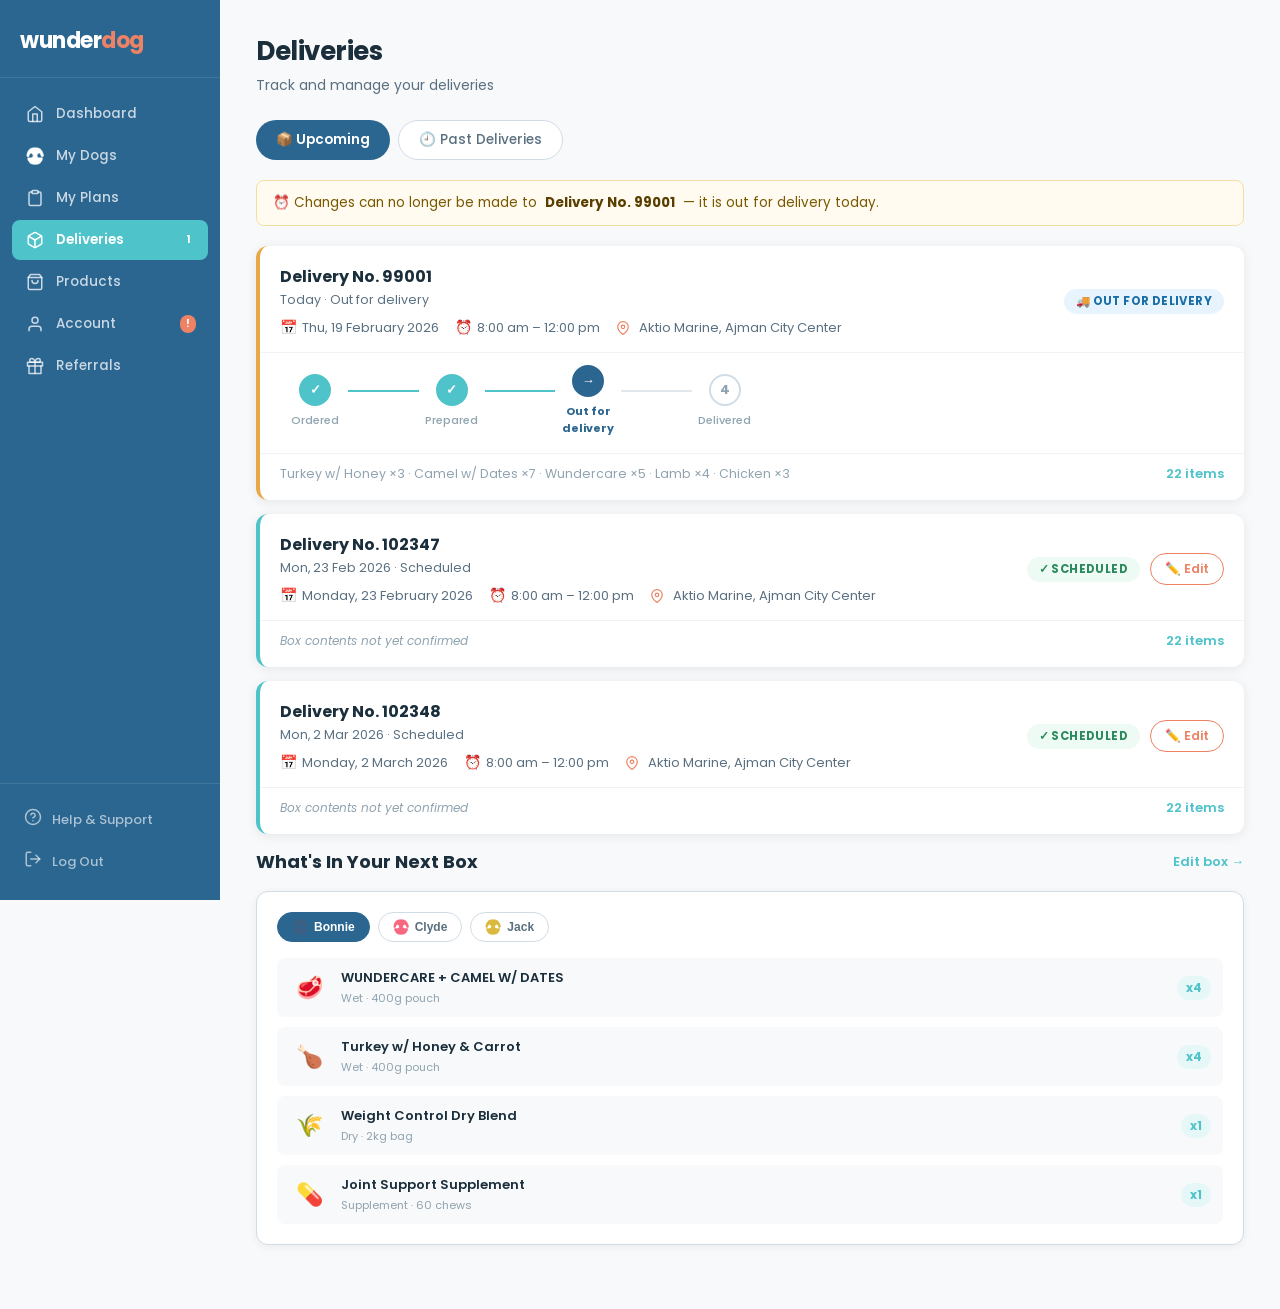
<file: deliveries.html>
<!DOCTYPE html>
<html lang="en">
<head>
<meta charset="UTF-8">
<meta name="viewport" content="width=device-width, initial-scale=1.0">
<title>Deliveries - Wunderdog</title>
<link href="https://fonts.googleapis.com/css2?family=Poppins:wght@400;500;600;700&display=swap" rel="stylesheet">
<style>
*{margin:0;padding:0;box-sizing:border-box;}
:root{
--deep-blue:#2B6691;--teal:#4FC3CA;--coral:#ED8264;--amber:#E8A849;
--light-grey:#F8F9FA;--sage:#7CB69D;--white:#ffffff;
--text:#1a2e3b;--text-light:#5a7080;--text-lighter:#8fa3b0;
--radius:16px;--radius-sm:12px;--radius-xs:8px;
--shadow:0 2px 12px rgba(0,0,0,0.08);--shadow-md:0 4px 20px rgba(0,0,0,0.12);
--transition:all 0.2s ease;
}
body{font-family:'Poppins',sans-serif;background:var(--light-grey);color:var(--text);display:flex;min-height:100vh;}

.hamburger{display:none;position:fixed;top:16px;left:16px;z-index:200;background:var(--deep-blue);border:none;border-radius:8px;padding:8px 10px;cursor:pointer;color:#fff;font-size:18px;}
.overlay{display:none;position:fixed;inset:0;background:rgba(0,0,0,0.4);z-index:90;}

.sidebar{width:220px;background:var(--deep-blue);display:flex;flex-direction:column;position:fixed;top:0;left:0;height:100vh;z-index:100;transition:var(--transition);}
.sidebar-logo{padding:24px 20px 20px;border-bottom:1px solid rgba(255,255,255,0.1);}
.sidebar-logo a{text-decoration:none;}
.sidebar-logo span{font-size:22px;font-weight:700;color:#fff;letter-spacing:-0.5px;}
.sidebar-logo span em{color:var(--coral);font-style:normal;}
.nav{flex:1;padding:16px 12px;overflow-y:auto;}
.nav a{display:flex;align-items:center;gap:10px;padding:10px 12px;border-radius:var(--radius-xs);color:rgba(255,255,255,0.75);text-decoration:none;font-size:13.5px;font-weight:500;margin-bottom:2px;transition:var(--transition);}
.nav a:hover{background:rgba(255,255,255,0.1);color:#fff;}
.nav a.active{background:var(--teal);color:#fff;font-weight:600;}
.nav a .icon{width:22px;text-align:center;font-size:15px;display:inline-flex;align-items:center;justify-content:center;}
.badge{background:var(--teal);color:#fff;font-size:10px;font-weight:700;padding:2px 6px;border-radius:20px;margin-left:auto;line-height:1.4;}
.badge.alert{background:var(--coral);}
.sidebar-bottom{padding:16px 12px;border-top:1px solid rgba(255,255,255,0.1);}
.sidebar-bottom a{display:flex;align-items:center;gap:10px;padding:8px 12px;border-radius:var(--radius-xs);color:rgba(255,255,255,0.6);text-decoration:none;font-size:13px;font-weight:500;margin-bottom:2px;transition:var(--transition);}
.sidebar-bottom a:hover{background:rgba(255,255,255,0.1);color:#fff;}

.main{margin-left:220px;flex:1;padding:32px 36px;max-width:1100px;}
.page-header{margin-bottom:24px;}
.page-header h1{font-size:26px;font-weight:700;color:var(--text);letter-spacing:-0.5px;}
.page-header p{color:var(--text-light);font-size:14px;margin-top:4px;}

/* TABS */
.tabs{display:flex;gap:8px;margin-bottom:20px;}
.tab-btn{padding:9px 20px;border-radius:20px;border:none;font-family:'Poppins',sans-serif;font-size:13.5px;font-weight:500;cursor:pointer;transition:var(--transition);}
.tab-btn.active{background:var(--deep-blue);color:#fff;font-weight:600;}
.tab-btn:not(.active){background:#fff;color:var(--text-light);border:1.5px solid #d0dce6;}
.tab-btn:not(.active):hover{border-color:var(--teal);color:var(--teal);}
.tab-panel{display:none;}
.tab-panel.active{display:block;}

/* ALERT */
.alert-banner{background:#fffbf0;border:1px solid #f5dfa0;border-radius:var(--radius-xs);padding:12px 16px;margin-bottom:20px;font-size:13.5px;color:#7a5800;display:flex;align-items:center;gap:8px;}
.alert-banner strong{font-weight:700;color:#5a3e00;}

/* DELIVERY CARDS */
.delivery-card{background:#fff;border-radius:var(--radius-sm);box-shadow:var(--shadow);margin-bottom:14px;overflow:hidden;border-left:4px solid transparent;}
.delivery-card.locked{border-left-color:var(--amber);}
.delivery-card.scheduled{border-left-color:var(--teal);}
.delivery-card.past{border-left-color:#d0dce6;}
.delivery-card.donation{border-left-color:var(--coral);}

.card-top{display:flex;align-items:center;justify-content:space-between;padding:18px 20px 14px;gap:12px;flex-wrap:wrap;}
.card-title{font-size:16px;font-weight:700;color:var(--text);}
.card-sub{font-size:12.5px;color:var(--text-light);margin-top:2px;}
.card-meta{display:flex;align-items:center;gap:16px;margin-top:8px;flex-wrap:wrap;}
.meta-item{display:flex;align-items:center;gap:5px;font-size:13px;color:var(--text-light);}
.meta-item .mi{font-size:14px;}

.status-pill{border-radius:20px;padding:4px 12px;font-size:11.5px;font-weight:700;letter-spacing:0.4px;white-space:nowrap;}
.pill-out{background:#e8f4fd;color:#1a6fa8;}
.pill-scheduled{background:#edfbf4;color:#2d8a5e;}
.pill-paid{background:#edfbf4;color:#2d8a5e;}
.pill-donated{background:#fdf0ec;color:#c05a3a;}

.card-actions{display:flex;align-items:center;gap:10px;flex-shrink:0;}
.btn-edit{border:1.5px solid var(--coral);color:var(--coral);background:#fff;border-radius:20px;padding:6px 14px;font-size:12.5px;font-weight:600;cursor:pointer;font-family:'Poppins',sans-serif;display:flex;align-items:center;gap:4px;transition:var(--transition);}
.btn-edit:hover{background:var(--coral);color:#fff;}
.btn-reorder{border:1.5px solid var(--teal);color:var(--teal);background:#fff;border-radius:20px;padding:6px 14px;font-size:12.5px;font-weight:600;cursor:pointer;font-family:'Poppins',sans-serif;display:flex;align-items:center;gap:4px;transition:var(--transition);}
.btn-reorder:hover{background:var(--teal);color:#fff;}

/* STEPPER */
.stepper-wrap{padding:12px 20px 16px;border-top:1px solid #f0f4f7;}
.stepper{display:flex;align-items:center;justify-content:space-between;position:relative;max-width:480px;}
.step{display:flex;flex-direction:column;align-items:center;gap:6px;z-index:1;flex:1;}
.step-circle{width:32px;height:32px;border-radius:50%;display:flex;align-items:center;justify-content:center;font-size:13px;font-weight:700;border:2px solid #d0dce6;background:#fff;color:var(--text-lighter);}
.step-circle.done{background:var(--teal);border-color:var(--teal);color:#fff;}
.step-circle.current{background:var(--deep-blue);border-color:var(--deep-blue);color:#fff;}
.step-label{font-size:11px;color:var(--text-lighter);font-weight:500;text-align:center;}
.step-label.current{color:var(--deep-blue);font-weight:700;}
.step-line{flex:1;height:2px;background:#e0e8ee;margin:0 -2px;position:relative;top:-10px;}
.step-line.done{background:var(--teal);}

/* ITEMS SUMMARY */
.card-items{padding:10px 20px 16px;display:flex;align-items:center;justify-content:space-between;border-top:1px solid #f0f4f7;}
.items-text{font-size:12.5px;color:var(--text-lighter);}
.items-count{font-size:13px;font-weight:600;color:var(--teal);}
.items-unconfirmed{font-size:12px;color:var(--text-lighter);font-style:italic;}

@media(max-width:900px){
.hamburger{display:flex;}
.sidebar{transform:translateX(-100%);}
.sidebar.open{transform:translateX(0);}
.overlay.show{display:block;}
.main{margin-left:0;padding:20px 18px;padding-top:60px;}
}
@media(max-width:500px){
.card-meta{gap:10px;}
.stepper{max-width:100%;}
}
.section{margin-bottom:32px;}
.section-header{display:flex;justify-content:space-between;align-items:center;margin-bottom:16px;}
.section-header h2{font-size:18px;font-weight:700;color:var(--text);}
.section-header a{font-size:13px;color:var(--teal);font-weight:600;text-decoration:none;}
.box-preview{background:#fff;border-radius:var(--radius-sm);padding:20px;border:1px solid #d0dce6;box-shadow:0 2px 8px rgba(0,0,0,0.06);}
.box-preview-tabs{display:flex;gap:8px;margin-bottom:16px;flex-wrap:wrap;}
.box-tab{padding:6px 14px;border-radius:50px;font-size:12px;font-weight:600;cursor:pointer;border:1.5px solid #d0dce6;background:#fff;color:var(--text-light);transition:all 0.2s;display:flex;align-items:center;gap:6px;}
.box-tab.active{background:var(--deep-blue);color:#fff;border-color:var(--deep-blue);}
.box-tab:not(.active):hover{border-color:var(--teal);color:var(--teal);}
.box-items{display:flex;flex-direction:column;gap:10px;}
.box-item{display:flex;align-items:center;gap:12px;padding:10px 12px;background:var(--light-grey);border-radius:8px;}
.box-item-emoji{font-size:22px;width:40px;text-align:center;}
.box-item-info{flex:1;}
.box-item-name{font-size:13px;font-weight:600;color:var(--text);}
.box-item-meta{font-size:11px;color:var(--text-lighter);margin-top:2px;}
.box-item-qty{font-size:12px;font-weight:700;color:var(--teal);background:#e6f7f8;padding:3px 9px;border-radius:50px;white-space:nowrap;}
.box-tab-content{display:none;}
.box-tab-content.active{display:block;}
</style>
</head>
<body>

<button class="hamburger" id="hamburger" onclick="toggleSidebar()"><svg xmlns="http://www.w3.org/2000/svg" width="22" height="22" viewBox="0 0 24 24" fill="none" stroke="currentColor" stroke-width="2" stroke-linecap="round" stroke-linejoin="round"><line x1="3" y1="12" x2="21" y2="12"></line><line x1="3" y1="6" x2="21" y2="6"></line><line x1="3" y1="18" x2="21" y2="18"></line></svg></button>
<div class="overlay" id="overlay" onclick="toggleSidebar()"></div>

<aside class="sidebar" id="sidebar">
  <div class="sidebar-logo">
    <a href="index.html"><span>wunder<em>dog</em></span></a>
  </div>
  <nav class="nav">
    <a href="index.html"><span class="icon"><svg xmlns="http://www.w3.org/2000/svg" width="18" height="18" viewBox="0 0 24 24" fill="none" stroke="currentColor" stroke-width="2" stroke-linecap="round" stroke-linejoin="round"><path d="M3 9l9-7 9 7v11a2 2 0 0 1-2 2H5a2 2 0 0 1-2-2z"></path><polyline points="9 22 9 12 15 12 15 22"></polyline></svg></span> Dashboard</a>
    <a href="my-dogs.html"><span class="icon"><img src="nose-icon.png" alt="nose" width="18" height="18" style="vertical-align:middle;filter:brightness(0) invert(1);"></span> My Dogs</a>
    <a href="my-plans.html"><span class="icon"><svg xmlns="http://www.w3.org/2000/svg" width="18" height="18" viewBox="0 0 24 24" fill="none" stroke="currentColor" stroke-width="2" stroke-linecap="round" stroke-linejoin="round"><path d="M16 4h2a2 2 0 0 1 2 2v14a2 2 0 0 1-2 2H6a2 2 0 0 1-2-2V6a2 2 0 0 1 2-2h2"></path><rect x="8" y="2" width="8" height="4" rx="1" ry="1"></rect></svg></span> My Plans</a>
    <a href="deliveries.html" class="active"><span class="icon"><svg xmlns="http://www.w3.org/2000/svg" width="18" height="18" viewBox="0 0 24 24" fill="none" stroke="currentColor" stroke-width="2" stroke-linecap="round" stroke-linejoin="round"><path d="M21 16V8a2 2 0 0 0-1-1.73l-7-4a2 2 0 0 0-2 0l-7 4A2 2 0 0 0 3 8v8a2 2 0 0 0 1 1.73l7 4a2 2 0 0 0 2 0l7-4A2 2 0 0 0 21 16z"></path><polyline points="3.27 6.96 12 12.01 20.73 6.96"></polyline><line x1="12" y1="22.08" x2="12" y2="12"></line></svg></span> Deliveries <span class="badge">1</span></a>
    <a href="index.html#"><span class="icon"><svg xmlns="http://www.w3.org/2000/svg" width="18" height="18" viewBox="0 0 24 24" fill="none" stroke="currentColor" stroke-width="2" stroke-linecap="round" stroke-linejoin="round"><path d="M6 2L3 6v14a2 2 0 0 0 2 2h14a2 2 0 0 0 2-2V6l-3-4z"></path><line x1="3" y1="6" x2="21" y2="6"></line><path d="M16 10a4 4 0 0 1-8 0"></path></svg></span> Products</a>
    <a href="account.html"><span class="icon"><svg xmlns="http://www.w3.org/2000/svg" width="18" height="18" viewBox="0 0 24 24" fill="none" stroke="currentColor" stroke-width="2" stroke-linecap="round" stroke-linejoin="round"><path d="M20 21v-2a4 4 0 0 0-4-4H8a4 4 0 0 0-4 4v2"></path><circle cx="12" cy="7" r="4"></circle></svg></span> Account <span class="badge alert">!</span></a>
    <a href="referrals.html"><span class="icon"><svg xmlns="http://www.w3.org/2000/svg" width="18" height="18" viewBox="0 0 24 24" fill="none" stroke="currentColor" stroke-width="2" stroke-linecap="round" stroke-linejoin="round"><polyline points="20 12 20 22 4 22 4 12"></polyline><rect x="2" y="7" width="20" height="5"></rect><line x1="12" y1="22" x2="12" y2="7"></line><path d="M12 7H7.5a2.5 2.5 0 0 1 0-5C11 2 12 7 12 7z"></path><path d="M12 7h4.5a2.5 2.5 0 0 0 0-5C13 2 12 7 12 7z"></path></svg></span> Referrals</a>
  </nav>
  <div class="sidebar-bottom">
    <a href="https://knowledge.mywunderdog.com"><span class="icon"><svg xmlns="http://www.w3.org/2000/svg" width="18" height="18" viewBox="0 0 24 24" fill="none" stroke="currentColor" stroke-width="2" stroke-linecap="round" stroke-linejoin="round"><circle cx="12" cy="12" r="10"></circle><path d="M9.09 9a3 3 0 0 1 5.83 1c0 2-3 3-3 3"></path><line x1="12" y1="17" x2="12.01" y2="17"></line></svg></span> Help &amp; Support</a>
    <a href="index.html#"><span class="icon"><svg xmlns="http://www.w3.org/2000/svg" width="18" height="18" viewBox="0 0 24 24" fill="none" stroke="currentColor" stroke-width="2" stroke-linecap="round" stroke-linejoin="round"><path d="M9 21H5a2 2 0 0 1-2-2V5a2 2 0 0 1 2-2h4"></path><polyline points="16 17 21 12 16 7"></polyline><line x1="21" y1="12" x2="9" y2="12"></line></svg></span> Log Out</a>
  </div>
</aside>

<main class="main">
  <div class="page-header">
    <h1>Deliveries</h1>
    <p>Track and manage your deliveries</p>
  </div>

  <div class="tabs">
    <button class="tab-btn active" onclick="switchTab('upcoming', this)">📦 Upcoming</button>
    <button class="tab-btn" onclick="switchTab('past', this)">🕘 Past Deliveries</button>
  </div>

  <!-- UPCOMING -->
  <div class="tab-panel active" id="tab-upcoming">
    <div class="alert-banner">
      ⏰ Changes can no longer be made to <strong>Delivery No. 99001</strong> — it is out for delivery today.
    </div>

    <!-- #99001 - OUT FOR DELIVERY (locked) -->
    <div class="delivery-card locked">
      <div class="card-top">
        <div>
          <div class="card-title">Delivery No. 99001</div>
          <div class="card-sub">Today · Out for delivery</div>
          <div class="card-meta">
            <span class="meta-item"><span class="mi">📅</span> Thu, 19 February 2026</span>
            <span class="meta-item"><span class="mi">⏰</span> 8:00 am – 12:00 pm</span>
            <span class="meta-item"><span class="mi"><svg xmlns="http://www.w3.org/2000/svg" width="14" height="14" viewBox="0 0 24 24" fill="none" stroke="var(--coral)" stroke-width="2" stroke-linecap="round" stroke-linejoin="round" style="vertical-align:middle;margin-right:4px;"><path d="M21 10c0 7-9 13-9 13s-9-6-9-13a9 9 0 0 1 18 0z"></path><circle cx="12" cy="10" r="3"></circle></svg></span> Aktio Marine, Ajman City Center</span>
          </div>
        </div>
        <div class="card-actions">
          <span class="status-pill pill-out">🚚 OUT FOR DELIVERY</span>
        </div>
      </div>
      <div class="stepper-wrap">
        <div class="stepper">
          <div class="step"><div class="step-circle done">✓</div><div class="step-label">Ordered</div></div>
          <div class="step-line done"></div>
          <div class="step"><div class="step-circle done">✓</div><div class="step-label">Prepared</div></div>
          <div class="step-line done"></div>
          <div class="step"><div class="step-circle current">→</div><div class="step-label current">Out for delivery</div></div>
          <div class="step-line"></div>
          <div class="step"><div class="step-circle">4</div><div class="step-label">Delivered</div></div>
        </div>
      </div>
      <div class="card-items">
        <span class="items-text">Turkey w/ Honey ×3 · Camel w/ Dates ×7 · Wundercare ×5 · Lamb ×4 · Chicken ×3</span>
        <span class="items-count">22 items</span>
      </div>
    </div>

    <!-- #102347 - SCHEDULED (editable) -->
    <div class="delivery-card scheduled">
      <div class="card-top">
        <div>
          <div class="card-title">Delivery No. 102347</div>
          <div class="card-sub">Mon, 23 Feb 2026 · Scheduled</div>
          <div class="card-meta">
            <span class="meta-item"><span class="mi">📅</span> Monday, 23 February 2026</span>
            <span class="meta-item"><span class="mi">⏰</span> 8:00 am – 12:00 pm</span>
            <span class="meta-item"><span class="mi"><svg xmlns="http://www.w3.org/2000/svg" width="14" height="14" viewBox="0 0 24 24" fill="none" stroke="var(--coral)" stroke-width="2" stroke-linecap="round" stroke-linejoin="round" style="vertical-align:middle;margin-right:4px;"><path d="M21 10c0 7-9 13-9 13s-9-6-9-13a9 9 0 0 1 18 0z"></path><circle cx="12" cy="10" r="3"></circle></svg></span> Aktio Marine, Ajman City Center</span>
          </div>
        </div>
        <div class="card-actions">
          <span class="status-pill pill-scheduled">✓ SCHEDULED</span>
          <button class="btn-edit">✏️ Edit</button>
        </div>
      </div>
      <div class="card-items">
        <span class="items-unconfirmed">Box contents not yet confirmed</span>
        <span class="items-count">22 items</span>
      </div>
    </div>

    <!-- #102348 - SCHEDULED (editable) -->
    <div class="delivery-card scheduled">
      <div class="card-top">
        <div>
          <div class="card-title">Delivery No. 102348</div>
          <div class="card-sub">Mon, 2 Mar 2026 · Scheduled</div>
          <div class="card-meta">
            <span class="meta-item"><span class="mi">📅</span> Monday, 2 March 2026</span>
            <span class="meta-item"><span class="mi">⏰</span> 8:00 am – 12:00 pm</span>
            <span class="meta-item"><span class="mi"><svg xmlns="http://www.w3.org/2000/svg" width="14" height="14" viewBox="0 0 24 24" fill="none" stroke="var(--coral)" stroke-width="2" stroke-linecap="round" stroke-linejoin="round" style="vertical-align:middle;margin-right:4px;"><path d="M21 10c0 7-9 13-9 13s-9-6-9-13a9 9 0 0 1 18 0z"></path><circle cx="12" cy="10" r="3"></circle></svg></span> Aktio Marine, Ajman City Center</span>
          </div>
        </div>
        <div class="card-actions">
          <span class="status-pill pill-scheduled">✓ SCHEDULED</span>
          <button class="btn-edit">✏️ Edit</button>
        </div>
      </div>
      <div class="card-items">
        <span class="items-unconfirmed">Box contents not yet confirmed</span>
        <span class="items-count">22 items</span>
      </div>
    </div>
  </div>


  <!-- WHAT'S IN YOUR NEXT BOX -->
  <div class="section">
    <div class="section-header">
      <h2>What's In Your Next Box</h2>
      <a href="#">Edit box &rarr;</a>
    </div>
    <div class="box-preview">
      <div class="box-preview-tabs">
        <button class="box-tab active" onclick="switchBoxTab('bonnie', this)">
          <img src="nose-icon.png" alt="nose" width="16" height="16" style="vertical-align:middle;"> Bonnie
        </button>
        <button class="box-tab" onclick="switchBoxTab('clyde', this)">
          <img src="nose-icon.png" alt="nose" width="16" height="16" style="vertical-align:middle;filter:brightness(0) saturate(100%) invert(45%) sepia(80%) saturate(400%) hue-rotate(300deg);"> Clyde
        </button>
        <button class="box-tab" onclick="switchBoxTab('jack', this)">
          <img src="nose-icon.png" alt="nose" width="16" height="16" style="vertical-align:middle;filter:brightness(0) saturate(100%) invert(65%) sepia(50%) saturate(500%) hue-rotate(10deg);"> Jack
        </button>
      </div>
      <div id="box-bonnie" class="box-tab-content active">
        <div class="box-items">
          <div class="box-item">
            <div class="box-item-emoji">🥩</div>
            <div class="box-item-info">
              <div class="box-item-name">WUNDERCARE + CAMEL W/ DATES</div>
              <div class="box-item-meta">Wet · 400g pouch</div>
            </div>
            <span class="box-item-qty">x4</span>
          </div>
          <div class="box-item">
            <div class="box-item-emoji">🍗</div>
            <div class="box-item-info">
              <div class="box-item-name">Turkey w/ Honey &amp; Carrot</div>
              <div class="box-item-meta">Wet · 400g pouch</div>
            </div>
            <span class="box-item-qty">x4</span>
          </div>
          <div class="box-item">
            <div class="box-item-emoji">🌾</div>
            <div class="box-item-info">
              <div class="box-item-name">Weight Control Dry Blend</div>
              <div class="box-item-meta">Dry · 2kg bag</div>
            </div>
            <span class="box-item-qty">x1</span>
          </div>
          <div class="box-item">
            <div class="box-item-emoji">💊</div>
            <div class="box-item-info">
              <div class="box-item-name">Joint Support Supplement</div>
              <div class="box-item-meta">Supplement · 60 chews</div>
            </div>
            <span class="box-item-qty">x1</span>
          </div>
        </div>
      </div>
      <div id="box-clyde" class="box-tab-content">
        <div class="box-items">
          <div class="box-item">
            <div class="box-item-emoji">🥩</div>
            <div class="box-item-info">
              <div class="box-item-name">Lamb w/ Sweet Potato</div>
              <div class="box-item-meta">Wet · 400g pouch</div>
            </div>
            <span class="box-item-qty">x6</span>
          </div>
          <div class="box-item">
            <div class="box-item-emoji">🐟</div>
            <div class="box-item-info">
              <div class="box-item-name">Salmon &amp; Rice Premium Blend</div>
              <div class="box-item-meta">Wet · 400g pouch</div>
            </div>
            <span class="box-item-qty">x4</span>
          </div>
          <div class="box-item">
            <div class="box-item-emoji">🌾</div>
            <div class="box-item-info">
              <div class="box-item-name">Active Adult Dry Mix</div>
              <div class="box-item-meta">Dry · 2kg bag</div>
            </div>
            <span class="box-item-qty">x1</span>
          </div>
        </div>
      </div>
      <div id="box-jack" class="box-tab-content">
        <div class="box-items">
          <div class="box-item">
            <div class="box-item-emoji">🍗</div>
            <div class="box-item-info">
              <div class="box-item-name">Chicken w/ Pumpkin &amp; Turmeric</div>
              <div class="box-item-meta">Wet · 400g pouch</div>
            </div>
            <span class="box-item-qty">x5</span>
          </div>
          <div class="box-item">
            <div class="box-item-emoji">🥩</div>
            <div class="box-item-info">
              <div class="box-item-name">Beef &amp; Quinoa Power Bowl</div>
              <div class="box-item-meta">Wet · 400g pouch</div>
            </div>
            <span class="box-item-qty">x5</span>
          </div>
          <div class="box-item">
            <div class="box-item-emoji">🌾</div>
            <div class="box-item-info">
              <div class="box-item-name">Performance Dry Blend</div>
              <div class="box-item-meta">Dry · 2kg bag</div>
            </div>
            <span class="box-item-qty">x1</span>
          </div>
        </div>
      </div>
    </div>
  </div>

  <!-- PAST DELIVERIES -->
  <div class="tab-panel" id="tab-past">

    <!-- #99016 -->
    <div class="delivery-card past">
      <div class="card-top">
        <div>
          <div class="card-title">Delivery No. 99016</div>
          <div class="card-sub">Delivered</div>
          <div class="card-meta">
            <span class="meta-item"><span class="mi">📅</span> Thu, 22 Jan 2026</span>
            <span class="meta-item"><span class="mi">⏰</span> 8:00 am – 12:00 pm</span>
            <span class="meta-item"><span class="mi"><svg xmlns="http://www.w3.org/2000/svg" width="14" height="14" viewBox="0 0 24 24" fill="none" stroke="var(--coral)" stroke-width="2" stroke-linecap="round" stroke-linejoin="round" style="vertical-align:middle;margin-right:4px;"><path d="M21 10c0 7-9 13-9 13s-9-6-9-13a9 9 0 0 1 18 0z"></path><circle cx="12" cy="10" r="3"></circle></svg></span> Aktio Marine, Ajman City Center</span>
          </div>
        </div>
        <div class="card-actions">
          <span class="items-count">2 items</span>
          <button class="btn-reorder">🔄 Reorder</button>
        </div>
      </div>
    </div>

    <!-- #98999 -->
    <div class="delivery-card past">
      <div class="card-top">
        <div>
          <div class="card-title">Delivery No. 98999</div>
          <div class="card-sub">Delivered</div>
          <div class="card-meta">
            <span class="meta-item"><span class="mi">📅</span> Thu, 22 Jan 2026</span>
            <span class="meta-item"><span class="mi">⏰</span> 8:00 am – 12:00 pm</span>
            <span class="meta-item"><span class="mi">📍</span> Aktio Marine, Ajman City Center</span>
          </div>
        </div>
        <div class="card-actions">
          <span class="items-count">22 items</span>
          <button class="btn-reorder">🔄 Reorder</button>
        </div>
      </div>
    </div>

    <!-- DONATION -->
    <div class="delivery-card donation">
      <div class="card-top">
        <div>
          <div class="card-title">💛 Donation Delivery</div>
          <div class="card-sub">Donated to shelter dogs</div>
          <div class="card-meta">
            <span class="meta-item"><span class="mi">📅</span> Thu, 15 Jan 2026</span>
            <span class="meta-item"><span class="mi">⏰</span> 12:00 am – 11:00 pm</span>
            <span class="meta-item"><span class="mi"><svg xmlns="http://www.w3.org/2000/svg" width="14" height="14" viewBox="0 0 24 24" fill="none" stroke="var(--coral)" stroke-width="2" stroke-linecap="round" stroke-linejoin="round" style="vertical-align:middle;margin-right:4px;"><path d="M21 10c0 7-9 13-9 13s-9-6-9-13a9 9 0 0 1 18 0z"></path><circle cx="12" cy="10" r="3"></circle></svg></span> Wunderdog HQ, Al Quoz First</span>
          </div>
        </div>
        <div class="card-actions">
          <span class="items-count">1 item</span>
          <span class="status-pill pill-donated">Donated ❤️</span>
        </div>
      </div>
    </div>

  </div>
</main>

<script>
function toggleSidebar(){
  document.getElementById('sidebar').classList.toggle('open');
  document.getElementById('overlay').classList.toggle('show');
}
function switchTab(name, btn){
  document.querySelectorAll('.tab-panel').forEach(p => p.classList.remove('active'));
  document.querySelectorAll('.tab-btn').forEach(b => b.classList.remove('active'));
  document.getElementById('tab-' + name).classList.add('active');
  btn.classList.add('active');
}
function switchBoxTab(name, btn){
  document.querySelectorAll('.box-tab-content').forEach(function(el){el.classList.remove('active');});
  document.querySelectorAll('.box-tab').forEach(function(el){el.classList.remove('active');});
  document.getElementById('box-' + name).classList.add('active');
  btn.classList.add('active');
}
</script>
</body>
</html>
</file>
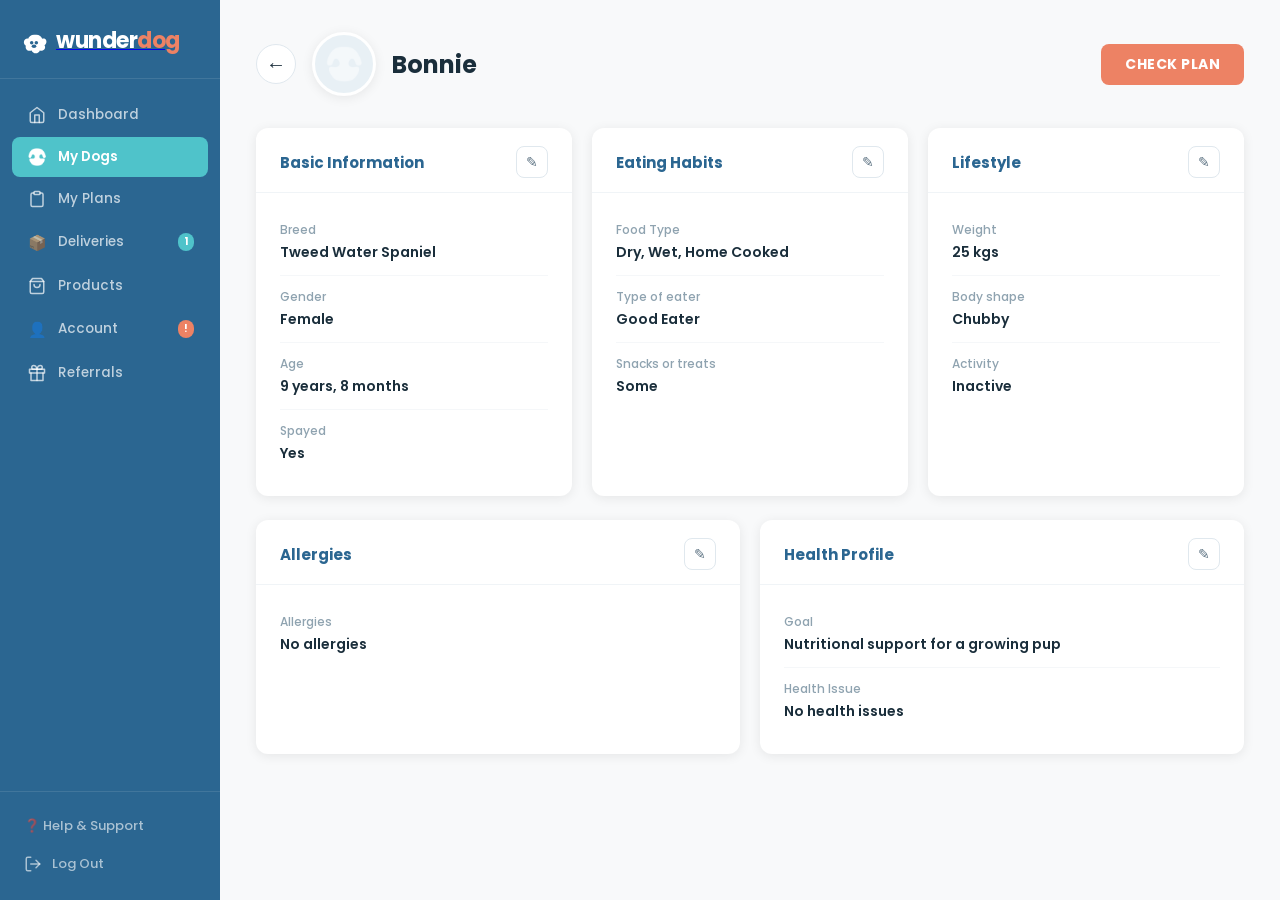
<file: dog-detail.html>
<!DOCTYPE html>
 <html lang="en">
 <head>
 <meta charset="UTF-8">
 <meta name="viewport" content="width=device-width, initial-scale=1.0">
 <title>Dog Profile - Wunderdog</title>
 <link href="https://fonts.googleapis.com/css2?family=Poppins:wght@400;500;600;700&display=swap" rel="stylesheet">
 <style>
 *{margin:0;padding:0;box-sizing:border-box;}
 :root{
 --deep-blue:#2B6691;--teal:#4FC3CA;--coral:#ED8264;--amber:#E8A849;
 --light-grey:#F8F9FA;--sage:#7CB69D;--white:#ffffff;
 --text:#1a2e3b;--text-light:#5a7080;--text-lighter:#8fa3b0;
 --radius:16px;--radius-sm:12px;--radius-xs:8px;
 --shadow:0 2px 12px rgba(0,0,0,0.08);--shadow-md:0 4px 20px rgba(0,0,0,0.12);
 --transition:all 0.2s ease;
 }
 body{font-family:'Poppins',sans-serif;background:var(--light-grey);color:var(--text);display:flex;min-height:100vh;}
 .hamburger{display:none;position:fixed;top:16px;left:16px;z-index:200;background:var(--deep-blue);border:none;border-radius:8px;padding:8px 10px;cursor:pointer;color:#fff;font-size:18px;}
 .overlay{display:none;position:fixed;inset:0;background:rgba(0,0,0,0.4);z-index:90;}
 .sidebar{width:220px;background:var(--deep-blue);display:flex;flex-direction:column;position:fixed;top:0;left:0;height:100vh;z-index:100;transition:var(--transition);}
 .sidebar-logo{padding:24px 20px 20px;border-bottom:1px solid rgba(255,255,255,0.1);}
 .sidebar-logo span{font-size:22px;font-weight:700;color:#fff;letter-spacing:-0.5px;}
 .sidebar-logo span em{color:var(--coral);font-style:normal;}
 .nav{flex:1;padding:16px 12px;overflow-y:auto;}
 .nav a{display:flex;align-items:center;gap:10px;padding:10px 14px;border-radius:var(--radius-xs);color:rgba(255,255,255,0.7);text-decoration:none;font-size:13.5px;font-weight:500;margin-bottom:2px;transition:var(--transition);}
 .nav a:hover{background:rgba(255,255,255,0.1);color:#fff;}
 .nav a.active{background:var(--teal);color:#fff;font-weight:600;}
.nav a .icon{width:22px;text-align:center;font-size:15px;display:inline-flex;align-items:center;justify-content:center;}
 .badge{background:var(--teal);color:#fff;font-size:10px;font-weight:700;padding:2px 6px;border-radius:20px;margin-left:auto;line-height:1.4;}
 .badge.alert{background:var(--coral);}
 .sidebar-bottom{padding:16px 12px;border-top:1px solid rgba(255,255,255,0.1);}
 .sidebar-bottom a{display:flex;align-items:center;gap:10px;padding:8px 12px;border-radius:var(--radius-xs);color:rgba(255,255,255,0.6);text-decoration:none;font-size:13px;font-weight:500;margin-bottom:2px;transition:var(--transition);}
 .sidebar-bottom a:hover{background:rgba(255,255,255,0.1);color:#fff;}
 .main{margin-left:220px;flex:1;padding:32px 36px;max-width:1100px;}

 /* DOG DETAIL HEADER */
 .detail-header{display:flex;align-items:center;justify-content:space-between;margin-bottom:32px;}
 .detail-header-left{display:flex;align-items:center;gap:16px;}
 .back-btn{display:flex;align-items:center;justify-content:center;width:40px;height:40px;border-radius:50%;background:var(--white);border:1px solid #e0e8ee;cursor:pointer;font-size:20px;color:var(--text);text-decoration:none;transition:var(--transition);}
 .back-btn:hover{background:var(--light-grey);border-color:var(--teal);}
 .dog-avatar-lg{width:64px;height:64px;border-radius:50%;background:#e8f0f5;display:flex;align-items:center;justify-content:center;font-size:32px;border:3px solid var(--white);box-shadow:var(--shadow);}
 .detail-name{font-size:24px;font-weight:700;color:var(--text);}
 .check-plan-btn{background:var(--coral);color:#fff;border:none;border-radius:var(--radius-xs);padding:10px 24px;font-family:'Poppins',sans-serif;font-size:14px;font-weight:700;cursor:pointer;text-transform:uppercase;letter-spacing:0.5px;transition:var(--transition);}
 .check-plan-btn:hover{background:#d9714f;transform:translateY(-1px);}

 /* PROFILE CARDS */
 .cards-row{display:grid;grid-template-columns:1fr 1fr 1fr;gap:20px;margin-bottom:24px;}
 .cards-row-2{display:grid;grid-template-columns:1fr 1fr;gap:20px;margin-bottom:24px;}
 .profile-card{background:var(--white);border-radius:var(--radius-sm);box-shadow:var(--shadow);overflow:hidden;}
 .card-header{display:flex;align-items:center;justify-content:space-between;padding:18px 24px 14px;border-bottom:1px solid #f0f4f7;}
 .card-title{font-size:15px;font-weight:700;color:var(--deep-blue);}
 .card-edit{width:32px;height:32px;border-radius:8px;border:1px solid #e0e8ee;background:var(--white);display:flex;align-items:center;justify-content:center;cursor:pointer;color:var(--text-light);font-size:14px;transition:var(--transition);}
 .card-edit:hover{border-color:var(--teal);color:var(--teal);}
 .card-body{padding:16px 24px 20px;}
 .info-row{padding:12px 0;border-bottom:1px solid #f5f7f9;}
 .info-row:last-child{border-bottom:none;}
 .info-label{font-size:12px;color:var(--text-lighter);margin-bottom:3px;font-weight:500;}
 .info-value{font-size:14px;font-weight:600;color:var(--text);}

 @media(max-width:900px){
 .hamburger{display:flex;}
 .sidebar{transform:translateX(-100%);}
 .sidebar.open{transform:translateX(0);}
 .overlay.show{display:block;}
 .main{margin-left:0;padding:20px 18px;padding-top:60px;}
 .cards-row{grid-template-columns:1fr;}
 .cards-row-2{grid-template-columns:1fr;}
 .detail-header{flex-wrap:wrap;gap:16px;}
 }
 @media(max-width:600px){
 .detail-name{font-size:20px;}
 }
 </style>
 </head>
 <body>

 <button class="hamburger" onclick="toggleSidebar()"><svg xmlns="http://www.w3.org/2000/svg" width="22" height="22" viewBox="0 0 24 24" fill="none" stroke="currentColor" stroke-width="2" stroke-linecap="round" stroke-linejoin="round"><line x1="3" y1="12" x2="21" y2="12"></line><line x1="3" y1="6" x2="21" y2="6"></line><line x1="3" y1="18" x2="21" y2="18"></line></svg></button>
 <div class="overlay" id="overlay" onclick="toggleSidebar()"></div>

 <aside class="sidebar" id="sidebar">
 <a href="index.html" class="sidebar-logo"><svg xmlns="http://www.w3.org/2000/svg" width="28" height="28" viewBox="0 0 24 24" fill="#fff" stroke="none" style="vertical-align:middle;margin-right:8px;"><path d="M12 4C9.5 4 7.5 5.5 7 7.5C5.5 7 4 8 3.5 9.5C3 11 3.5 12.5 5 13.5C4.5 15 5 16.5 6.5 17.5C7.5 18 9 18 10 17.5C10.5 19 12 20 13.5 20C15 20 16.5 19 17 17.5C18 18 19.5 18 20.5 17C21.5 16 22 14.5 21 13C22.5 12 23 10.5 22.5 9C22 7.5 20.5 7 19 7.5C18.5 5.5 16.5 4 14 4C13.3 4 12.7 4 12 4z"/><circle cx="10" cy="11" r="1.5" fill="var(--deep-blue)"/><circle cx="14" cy="11" r="1.5" fill="var(--deep-blue)"/><ellipse cx="12" cy="14" rx="2" ry="1.5" fill="var(--deep-blue)"/></svg><span>wunder<em>dog</em></span></a>
 <nav class="nav">
 <a href="index.html"><span class="icon"><svg xmlns="http://www.w3.org/2000/svg" width="18" height="18" viewBox="0 0 24 24" fill="none" stroke="currentColor" stroke-width="2" stroke-linecap="round" stroke-linejoin="round"><path d="M3 9l9-7 9 7v11a2 2 0 0 1-2 2H5a2 2 0 0 1-2-2z"></path><polyline points="9 22 9 12 15 12 15 22"></polyline></svg></span> Dashboard</a>
 <a href="my-dogs.html" class="active"><span class="icon"><img src="nose-icon.png" alt="nose" width="18" height="18" style="vertical-align:middle;filter:brightness(0) invert(1);"></span> My Dogs</a>
 <a href="my-plans.html"><span class="icon"><svg xmlns="http://www.w3.org/2000/svg" width="18" height="18" viewBox="0 0 24 24" fill="none" stroke="currentColor" stroke-width="2" stroke-linecap="round" stroke-linejoin="round"><path d="M16 4h2a2 2 0 0 1 2 2v14a2 2 0 0 1-2 2H6a2 2 0 0 1-2-2V6a2 2 0 0 1 2-2h2"></path><rect x="8" y="2" width="8" height="4" rx="1" ry="1"></rect></svg></span> My Plans</a>
 <a href="deliveries.html"><span class="icon">&#128230;</span> Deliveries <span class="badge">1</span></a>
 <a href="index.html#"><span class="icon"><svg xmlns="http://www.w3.org/2000/svg" width="18" height="18" viewBox="0 0 24 24" fill="none" stroke="currentColor" stroke-width="2" stroke-linecap="round" stroke-linejoin="round"><path d="M6 2L3 6v14a2 2 0 0 0 2 2h14a2 2 0 0 0 2-2V6l-3-4z"></path><line x1="3" y1="6" x2="21" y2="6"></line><path d="M16 10a4 4 0 0 1-8 0"></path></svg></span> Products</a>
 <a href="account.html"><span class="icon">&#128100;</span> Account <span class="badge alert">!</span></a>
 <a href="referrals.html"><span class="icon"><svg xmlns="http://www.w3.org/2000/svg" width="18" height="18" viewBox="0 0 24 24" fill="none" stroke="currentColor" stroke-width="2" stroke-linecap="round" stroke-linejoin="round"><polyline points="20 12 20 22 4 22 4 12"></polyline><rect x="2" y="7" width="20" height="5"></rect><line x1="12" y1="22" x2="12" y2="7"></line><path d="M12 7H7.5a2.5 2.5 0 0 1 0-5C11 2 12 7 12 7z"></path><path d="M12 7h4.5a2.5 2.5 0 0 0 0-5C13 2 12 7 12 7z"></path></svg></span> Referrals</a>
 </nav>
 <div class="sidebar-bottom">
 <a href="https://knowledge.mywunderdog.com">&#10067; Help &amp; Support</a>
 <a href="index.html#"><svg xmlns="http://www.w3.org/2000/svg" width="18" height="18" viewBox="0 0 24 24" fill="none" stroke="currentColor" stroke-width="2" stroke-linecap="round" stroke-linejoin="round"><path d="M9 21H5a2 2 0 0 1-2-2V5a2 2 0 0 1 2-2h4"></path><polyline points="16 17 21 12 16 7"></polyline><line x1="21" y1="12" x2="9" y2="12"></line></svg> Log Out</a>
 </div>
 </aside>

 <main class="main" id="bonnie-profile">
 <div class="detail-header">
 <div class="detail-header-left">
 <a href="my-dogs.html" class="back-btn">&#8592;</a>
 <div class="dog-avatar-lg"><img src="nose-icon.png" alt="nose" width="36" height="36" style="filter:brightness(0) invert(1) opacity(0.5);"></div>
 <h1 class="detail-name" id="dogName">Bonnie</h1>
 </div>
 <button class="check-plan-btn">Check Plan</button>
 </div>

 <div class="cards-row">
 <!-- Basic Information -->
 <div class="profile-card">
 <div class="card-header">
 <span class="card-title">Basic Information</span>
 <button class="card-edit">&#9998;</button>
 </div>
 <div class="card-body" id="basicInfo">
 <div class="info-row"><div class="info-label">Breed</div><div class="info-value" id="breed">Tweed Water Spaniel</div></div>
 <div class="info-row"><div class="info-label">Gender</div><div class="info-value" id="gender">Female</div></div>
 <div class="info-row"><div class="info-label">Age</div><div class="info-value" id="age">9 years, 8 months</div></div>
 <div class="info-row"><div class="info-label" id="fixedLabel">Spayed</div><div class="info-value" id="fixed">Yes</div></div>
 </div>
 </div>

 <!-- Eating Habits -->
 <div class="profile-card">
 <div class="card-header">
 <span class="card-title">Eating Habits</span>
 <button class="card-edit">&#9998;</button>
 </div>
 <div class="card-body">
 <div class="info-row"><div class="info-label">Food Type</div><div class="info-value" id="foodType">Dry, Wet, Home Cooked</div></div>
 <div class="info-row"><div class="info-label">Type of eater</div><div class="info-value" id="eaterType">Good Eater</div></div>
 <div class="info-row"><div class="info-label">Snacks or treats</div><div class="info-value" id="snacks">Some</div></div>
 </div>
 </div>

 <!-- Lifestyle -->
 <div class="profile-card">
 <div class="card-header">
 <span class="card-title">Lifestyle</span>
 <button class="card-edit">&#9998;</button>
 </div>
 <div class="card-body">
 <div class="info-row"><div class="info-label">Weight</div><div class="info-value" id="weight">25 kgs</div></div>
 <div class="info-row"><div class="info-label">Body shape</div><div class="info-value" id="bodyShape">Chubby</div></div>
 <div class="info-row"><div class="info-label">Activity</div><div class="info-value" id="activity">Inactive</div></div>
 </div>
 </div>
 </div>

 <div class="cards-row-2">
 <!-- Allergies -->
 <div class="profile-card">
 <div class="card-header">
 <span class="card-title">Allergies</span>
 <button class="card-edit">&#9998;</button>
 </div>
 <div class="card-body">
 <div class="info-row"><div class="info-label">Allergies</div><div class="info-value" id="allergies">No allergies</div></div>
 </div>
 </div>

 <!-- Health Profile -->
 <div class="profile-card">
 <div class="card-header">
 <span class="card-title">Health Profile</span>
 <button class="card-edit">&#9998;</button>
 </div>
 <div class="card-body">
 <div class="info-row"><div class="info-label">Goal</div><div class="info-value" id="goal">Nutritional support for a growing pup</div></div>
 <div class="info-row"><div class="info-label">Health Issue</div><div class="info-value" id="healthIssue">No health issues</div></div>
 </div>
 </div>
 </div>
 </main>

 <script>
 function toggleSidebar(){
 document.getElementById('sidebar').classList.toggle('open');
 document.getElementById('overlay').classList.toggle('show');
 }

 const dogs = {
 bonnie: {
 name: 'Bonnie', breed: 'Tweed Water Spaniel', gender: 'Female', age: '9 years, 8 months',
 fixedLabel: 'Spayed', fixed: 'Yes', foodType: 'Dry, Wet, Home Cooked', eaterType: 'Good Eater',
 snacks: 'Some', weight: '25 kgs', bodyShape: 'Chubby', activity: 'Inactive',
 allergies: 'No allergies', goal: 'Nutritional support for a growing pup', healthIssue: 'No health issues'
 },
 clyde: {
 name: 'Clyde', breed: 'Airedale Terrier', gender: 'Male', age: '12 years, 11 months',
 fixedLabel: 'Neutered', fixed: 'Yes', foodType: 'Wet', eaterType: 'Good Eater',
 snacks: 'Some', weight: '25 kgs', bodyShape: 'Just Right', activity: 'Inactive',
 allergies: 'No allergies', goal: 'Better digestion and regularity',
 healthIssue: 'Joints, Mobility & Neurology (Incl. cognitive & seizure issues) \u2013 Cognitive decline'
 },
 jack: {
 name: 'Jack', breed: 'Afghan Hound', gender: 'Male', age: '12 years, 1 month',
 fixedLabel: 'Neutered', fixed: 'No', foodType: 'Wet', eaterType: 'Picky',
 snacks: 'A Lot', weight: '25 kgs', bodyShape: 'Just Right', activity: 'Low Active',
 allergies: 'No allergies', goal: 'Fresh ingredients, a healthy diet', healthIssue: 'No health issues'
 }
 };

 const params = new URLSearchParams(window.location.search);
 const dogKey = (params.get('dog') || 'bonnie').toLowerCase();
 const dog = dogs[dogKey] || dogs.bonnie;

 document.getElementById('dogName').textContent = dog.name;
 document.getElementById('breed').textContent = dog.breed;
 document.getElementById('gender').textContent = dog.gender;
 document.getElementById('age').textContent = dog.age;
 document.getElementById('fixedLabel').textContent = dog.fixedLabel;
 document.getElementById('fixed').textContent = dog.fixed;
 document.getElementById('foodType').textContent = dog.foodType;
 document.getElementById('eaterType').textContent = dog.eaterType;
 document.getElementById('snacks').textContent = dog.snacks;
 document.getElementById('weight').textContent = dog.weight;
 document.getElementById('bodyShape').textContent = dog.bodyShape;
 document.getElementById('activity').textContent = dog.activity;
 document.getElementById('allergies').textContent = dog.allergies;
 document.getElementById('goal').textContent = dog.goal;
 document.getElementById('healthIssue').textContent = dog.healthIssue;
 document.title = dog.name + ' - Wunderdog';
 </script>
 </body>
 </html>
</file>
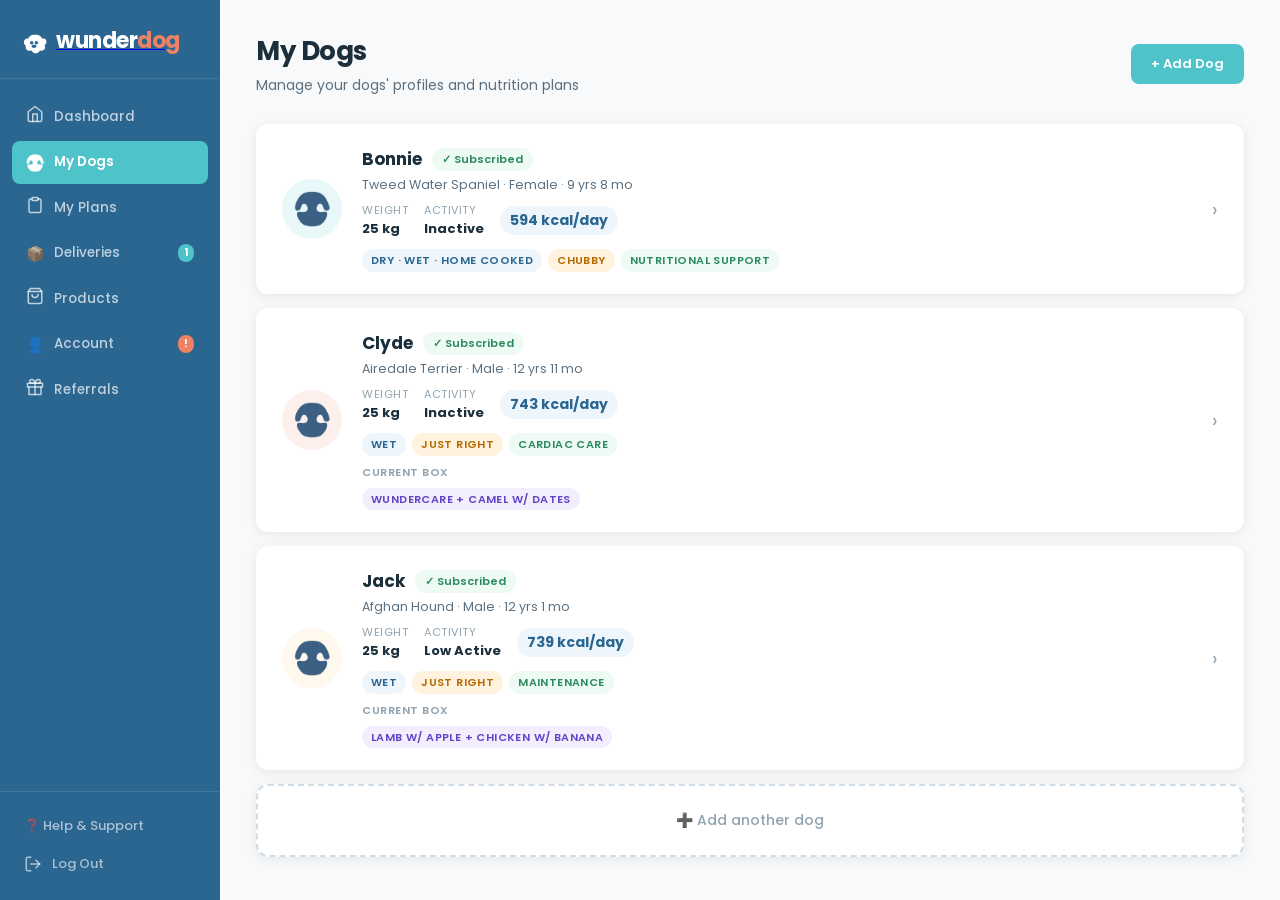
<file: my-dogs.html>
<!DOCTYPE html>
<html lang="en">
<head>
<meta charset="UTF-8">
<meta name="viewport" content="width=device-width, initial-scale=1.0">
<title>My Dogs - Wunderdog</title>
<link href="https://fonts.googleapis.com/css2?family=Poppins:wght@400;500;600;700&display=swap" rel="stylesheet">
<style>
*{margin:0;padding:0;box-sizing:border-box;}
:root{
--deep-blue:#2B6691;--teal:#4FC3CA;--coral:#ED8264;--amber:#E8A849;
--light-grey:#F8F9FA;--sage:#7CB69D;--white:#ffffff;
--text:#1a2e3b;--text-light:#5a7080;--text-lighter:#8fa3b0;
--radius:16px;--radius-sm:12px;--radius-xs:8px;
--shadow:0 2px 12px rgba(0,0,0,0.08);--shadow-md:0 4px 20px rgba(0,0,0,0.12);
--transition:all 0.2s ease;
}
body{font-family:'Poppins',sans-serif;background:var(--light-grey);color:var(--text);display:flex;min-height:100vh;}
.hamburger{display:none;position:fixed;top:16px;left:16px;z-index:200;background:var(--deep-blue);border:none;border-radius:8px;padding:8px 10px;cursor:pointer;color:#fff;font-size:18px;}
.overlay{display:none;position:fixed;inset:0;background:rgba(0,0,0,0.4);z-index:90;}
.sidebar{width:220px;background:var(--deep-blue);display:flex;flex-direction:column;position:fixed;top:0;left:0;height:100vh;z-index:100;transition:var(--transition);}
.sidebar-logo{padding:24px 20px 20px;border-bottom:1px solid rgba(255,255,255,0.1);}
.sidebar-logo span{font-size:22px;font-weight:700;color:#fff;letter-spacing:-0.5px;}
.sidebar-logo span em{color:var(--coral);font-style:normal;}
.nav{flex:1;padding:16px 12px;overflow-y:auto;}
.nav a{display:flex;align-items:center;gap:10px;padding:10px 14px;border-radius:var(--radius-xs);color:rgba(255,255,255,0.7);text-decoration:none;font-size:13.5px;font-weight:500;margin-bottom:2px;transition:var(--transition);}
.nav a:hover{background:rgba(255,255,255,0.1);color:#fff;}
.nav a.active{background:var(--teal);color:#fff;font-weight:600;}
.nav a .icon{width:18px;text-align:center;font-size:15px;}
.badge{background:var(--teal);color:#fff;font-size:10px;font-weight:700;padding:2px 6px;border-radius:20px;margin-left:auto;line-height:1.4;}
.badge.alert{background:var(--coral);}
.sidebar-bottom{padding:16px 12px;border-top:1px solid rgba(255,255,255,0.1);}
.sidebar-bottom a{display:flex;align-items:center;gap:10px;padding:8px 12px;border-radius:var(--radius-xs);color:rgba(255,255,255,0.6);text-decoration:none;font-size:13px;font-weight:500;margin-bottom:2px;transition:var(--transition);}
.sidebar-bottom a:hover{background:rgba(255,255,255,0.1);color:#fff;}
.main{margin-left:220px;flex:1;padding:32px 36px;max-width:1100px;}
.page-header{margin-bottom:28px;display:flex;align-items:center;justify-content:space-between;}
.page-header h1{font-size:26px;font-weight:700;color:var(--text);letter-spacing:-0.5px;}
.page-header p{font-size:14px;color:var(--text-light);margin-top:4px;}
.add-btn{background:var(--teal);color:#fff;border:none;border-radius:var(--radius-xs);padding:10px 20px;font-family:'Poppins',sans-serif;font-size:13px;font-weight:600;cursor:pointer;text-decoration:none;transition:var(--transition);}
.add-btn:hover{background:#3fb0b7;transform:translateY(-1px);}
.dogs-list{display:flex;flex-direction:column;gap:14px;}
.dog-card{background:var(--white);border-radius:var(--radius-sm);padding:20px 24px;display:flex;align-items:center;gap:20px;box-shadow:var(--shadow);cursor:pointer;transition:var(--transition);text-decoration:none;color:inherit;border:2px solid transparent;}
.dog-card:hover{box-shadow:var(--shadow-md);border-color:var(--teal);transform:translateY(-1px);}
.dog-avatar{width:60px;height:60px;border-radius:50%;display:flex;align-items:center;justify-content:center;font-size:28px;flex-shrink:0;}
.avatar-teal{background:#e8f8f9;}
.avatar-coral{background:#fdf0ec;}
.avatar-amber{background:#fef8ed;}
.dog-info{flex:1;min-width:0;}
.dog-name-row{display:flex;align-items:center;gap:10px;margin-bottom:4px;flex-wrap:wrap;}
.dog-name{font-size:17px;font-weight:700;color:var(--text);}
.status-badge{background:#edfbf4;color:#2d8a5e;border-radius:20px;padding:3px 10px;font-size:11px;font-weight:600;display:flex;align-items:center;gap:4px;}
.dog-meta{font-size:12.5px;color:var(--text-light);margin-bottom:8px;}
.dog-stats{display:flex;align-items:center;gap:16px;margin-bottom:10px;flex-wrap:wrap;}
.dog-stat{font-size:13px;color:var(--text);}
.dog-stat strong{font-weight:700;}
.dog-stat .label{font-size:11px;color:var(--text-lighter);text-transform:uppercase;letter-spacing:0.5px;display:block;}
.kcal-value{font-size:14px;font-weight:700;color:var(--deep-blue);background:#eef5fb;padding:4px 10px;border-radius:20px;}
.dog-tags{display:flex;gap:6px;flex-wrap:wrap;}
.dog-tag{font-size:11px;font-weight:600;padding:3px 9px;border-radius:20px;text-transform:uppercase;letter-spacing:0.4px;}
.tag-food{background:#eef5fb;color:var(--deep-blue);}
.tag-shape{background:#fff3e0;color:#b86a00;}
.tag-goal{background:#edfbf4;color:#2d8a5e;}
.tag-box{background:#f3eefe;color:#6344c8;}
.box-label{font-size:11px;color:var(--text-lighter);text-transform:uppercase;letter-spacing:0.5px;font-weight:600;margin-bottom:4px;}
.dog-chevron{font-size:20px;color:var(--text-lighter);flex-shrink:0;margin-left:8px;}
.add-dog-card{background:#fff;border-radius:var(--radius-sm);padding:24px;display:flex;align-items:center;justify-content:center;gap:10px;box-shadow:var(--shadow);cursor:pointer;transition:var(--transition);border:2px dashed #d0dce6;color:var(--text-lighter);font-size:14px;font-weight:500;text-decoration:none;}
.add-dog-card:hover{border-color:var(--teal);color:var(--teal);}
@media(max-width:900px){
.hamburger{display:flex;}
.sidebar{transform:translateX(-100%);}
.sidebar.open{transform:translateX(0);}
.overlay.show{display:block;}
.main{margin-left:0;padding:20px 18px;padding-top:60px;}
}
@media(max-width:600px){
.dog-card{flex-wrap:wrap;}
.dog-stats{gap:10px;}
}
</style>
</head>
<body>

<button class="hamburger" onclick="toggleSidebar()"><svg xmlns="http://www.w3.org/2000/svg" width="22" height="22" viewBox="0 0 24 24" fill="none" stroke="currentColor" stroke-width="2" stroke-linecap="round" stroke-linejoin="round"><line x1="3" y1="12" x2="21" y2="12"></line><line x1="3" y1="6" x2="21" y2="6"></line><line x1="3" y1="18" x2="21" y2="18"></line></svg></button>
<div class="overlay" id="overlay" onclick="toggleSidebar()"></div>

<aside class="sidebar" id="sidebar">
<a href="index.html" class="sidebar-logo"><svg xmlns="http://www.w3.org/2000/svg" width="28" height="28" viewBox="0 0 24 24" fill="#fff" stroke="none" style="vertical-align:middle;margin-right:8px;"><path d="M12 4C9.5 4 7.5 5.5 7 7.5C5.5 7 4 8 3.5 9.5C3 11 3.5 12.5 5 13.5C4.5 15 5 16.5 6.5 17.5C7.5 18 9 18 10 17.5C10.5 19 12 20 13.5 20C15 20 16.5 19 17 17.5C18 18 19.5 18 20.5 17C21.5 16 22 14.5 21 13C22.5 12 23 10.5 22.5 9C22 7.5 20.5 7 19 7.5C18.5 5.5 16.5 4 14 4C13.3 4 12.7 4 12 4z"/><circle cx="10" cy="11" r="1.5" fill="var(--deep-blue)"/><circle cx="14" cy="11" r="1.5" fill="var(--deep-blue)"/><ellipse cx="12" cy="14" rx="2" ry="1.5" fill="var(--deep-blue)"/></svg><span>wunder<em>dog</em></span></a>
<nav class="nav">
<a href="index.html"><span class="icon"><svg xmlns="http://www.w3.org/2000/svg" width="18" height="18" viewBox="0 0 24 24" fill="none" stroke="currentColor" stroke-width="2" stroke-linecap="round" stroke-linejoin="round"><path d="M3 9l9-7 9 7v11a2 2 0 0 1-2 2H5a2 2 0 0 1-2-2z"></path><polyline points="9 22 9 12 15 12 15 22"></polyline></svg></span> Dashboard</a>
<a href="my-dogs.html" class="active"><span class="icon"><img src="nose-icon.png" alt="nose" width="18" height="18" style="vertical-align:middle;filter:brightness(0) invert(1);"></span> My Dogs</a>
<a href="my-plans.html"><span class="icon"><svg xmlns="http://www.w3.org/2000/svg" width="18" height="18" viewBox="0 0 24 24" fill="none" stroke="currentColor" stroke-width="2" stroke-linecap="round" stroke-linejoin="round"><path d="M16 4h2a2 2 0 0 1 2 2v14a2 2 0 0 1-2 2H6a2 2 0 0 1-2-2V6a2 2 0 0 1 2-2h2"></path><rect x="8" y="2" width="8" height="4" rx="1" ry="1"></rect></svg></span> My Plans</a>
<a href="deliveries.html"><span class="icon">&#128230;</span> Deliveries <span class="badge">1</span></a>
<a href="index.html#"><span class="icon"><svg xmlns="http://www.w3.org/2000/svg" width="18" height="18" viewBox="0 0 24 24" fill="none" stroke="currentColor" stroke-width="2" stroke-linecap="round" stroke-linejoin="round"><path d="M6 2L3 6v14a2 2 0 0 0 2 2h14a2 2 0 0 0 2-2V6l-3-4z"></path><line x1="3" y1="6" x2="21" y2="6"></line><path d="M16 10a4 4 0 0 1-8 0"></path></svg></span> Products</a>
<a href="account.html"><span class="icon">&#128100;</span> Account <span class="badge alert">!</span></a>
<a href="referrals.html"><span class="icon"><svg xmlns="http://www.w3.org/2000/svg" width="18" height="18" viewBox="0 0 24 24" fill="none" stroke="currentColor" stroke-width="2" stroke-linecap="round" stroke-linejoin="round"><polyline points="20 12 20 22 4 22 4 12"></polyline><rect x="2" y="7" width="20" height="5"></rect><line x1="12" y1="22" x2="12" y2="7"></line><path d="M12 7H7.5a2.5 2.5 0 0 1 0-5C11 2 12 7 12 7z"></path><path d="M12 7h4.5a2.5 2.5 0 0 0 0-5C13 2 12 7 12 7z"></path></svg></span> Referrals</a>
</nav>
<div class="sidebar-bottom">
<a href="https://knowledge.mywunderdog.com">&#10067; Help &amp; Support</a>
<a href="index.html#"><svg xmlns="http://www.w3.org/2000/svg" width="18" height="18" viewBox="0 0 24 24" fill="none" stroke="currentColor" stroke-width="2" stroke-linecap="round" stroke-linejoin="round"><path d="M9 21H5a2 2 0 0 1-2-2V5a2 2 0 0 1 2-2h4"></path><polyline points="16 17 21 12 16 7"></polyline><line x1="21" y1="12" x2="9" y2="12"></line></svg> Log Out</a>
</div>
</aside>

<main class="main">
<div class="page-header">
<div><h1>My Dogs</h1><p>Manage your dogs' profiles and nutrition plans</p></div>
<a href="#" class="add-btn">+ Add Dog</a>
</div>

<div class="dogs-list">
<!-- BONNIE -->
<a href="dog-detail.html?dog=bonnie" class="dog-card">
<div class="dog-avatar avatar-teal"><img src="nose-icon.png" alt="nose" width="36" height="36"></div>
<div class="dog-info">
<div class="dog-name-row"><span class="dog-name">Bonnie</span><span class="status-badge">&#10003; Subscribed</span></div>
<div class="dog-meta">Tweed Water Spaniel &middot; Female &middot; 9 yrs 8 mo</div>
<div class="dog-stats">
<div class="dog-stat"><span class="label">Weight</span><strong>25 kg</strong></div>
<div class="dog-stat"><span class="label">Activity</span><strong>Inactive</strong></div>
<span class="kcal-value">594 kcal/day</span>
</div>
<div class="dog-tags">
<span class="dog-tag tag-food">Dry &middot; Wet &middot; Home Cooked</span>
<span class="dog-tag tag-shape">Chubby</span>
<span class="dog-tag tag-goal">Nutritional support</span>
</div>
</div>
<span class="dog-chevron">&#8250;</span>
</a>

<!-- CLYDE -->
<a href="dog-detail.html?dog=clyde" class="dog-card">
<div class="dog-avatar avatar-coral"><img src="nose-icon.png" alt="nose" width="36" height="36"></div>
<div class="dog-info">
<div class="dog-name-row"><span class="dog-name">Clyde</span><span class="status-badge">&#10003; Subscribed</span></div>
<div class="dog-meta">Airedale Terrier &middot; Male &middot; 12 yrs 11 mo</div>
<div class="dog-stats">
<div class="dog-stat"><span class="label">Weight</span><strong>25 kg</strong></div>
<div class="dog-stat"><span class="label">Activity</span><strong>Inactive</strong></div>
<span class="kcal-value">743 kcal/day</span>
</div>
<div class="dog-tags">
<span class="dog-tag tag-food">Wet</span>
<span class="dog-tag tag-shape">Just Right</span>
<span class="dog-tag tag-goal">Cardiac care</span>
</div>
<div style="margin-top:8px;">
<div class="box-label">Current Box</div>
<span class="dog-tag tag-box">Wundercare + Camel w/ Dates</span>
</div>
</div>
<span class="dog-chevron">&#8250;</span>
</a>

<!-- JACK -->
<a href="dog-detail.html?dog=jack" class="dog-card">
<div class="dog-avatar avatar-amber"><img src="nose-icon.png" alt="nose" width="36" height="36"></div>
<div class="dog-info">
<div class="dog-name-row"><span class="dog-name">Jack</span><span class="status-badge">&#10003; Subscribed</span></div>
<div class="dog-meta">Afghan Hound &middot; Male &middot; 12 yrs 1 mo</div>
<div class="dog-stats">
<div class="dog-stat"><span class="label">Weight</span><strong>25 kg</strong></div>
<div class="dog-stat"><span class="label">Activity</span><strong>Low Active</strong></div>
<span class="kcal-value">739 kcal/day</span>
</div>
<div class="dog-tags">
<span class="dog-tag tag-food">Wet</span>
<span class="dog-tag tag-shape">Just Right</span>
<span class="dog-tag tag-goal">Maintenance</span>
</div>
<div style="margin-top:8px;">
<div class="box-label">Current Box</div>
<span class="dog-tag tag-box">Lamb w/ Apple + Chicken w/ Banana</span>
</div>
</div>
<span class="dog-chevron">&#8250;</span>
</a>

<a href="#" class="add-dog-card">&#10133; Add another dog</a>
</div>
</main>

<script>
function toggleSidebar(){
document.getElementById('sidebar').classList.toggle('open');
document.getElementById('overlay').classList.toggle('show');
}
</script>
</body>
</html>
</file>
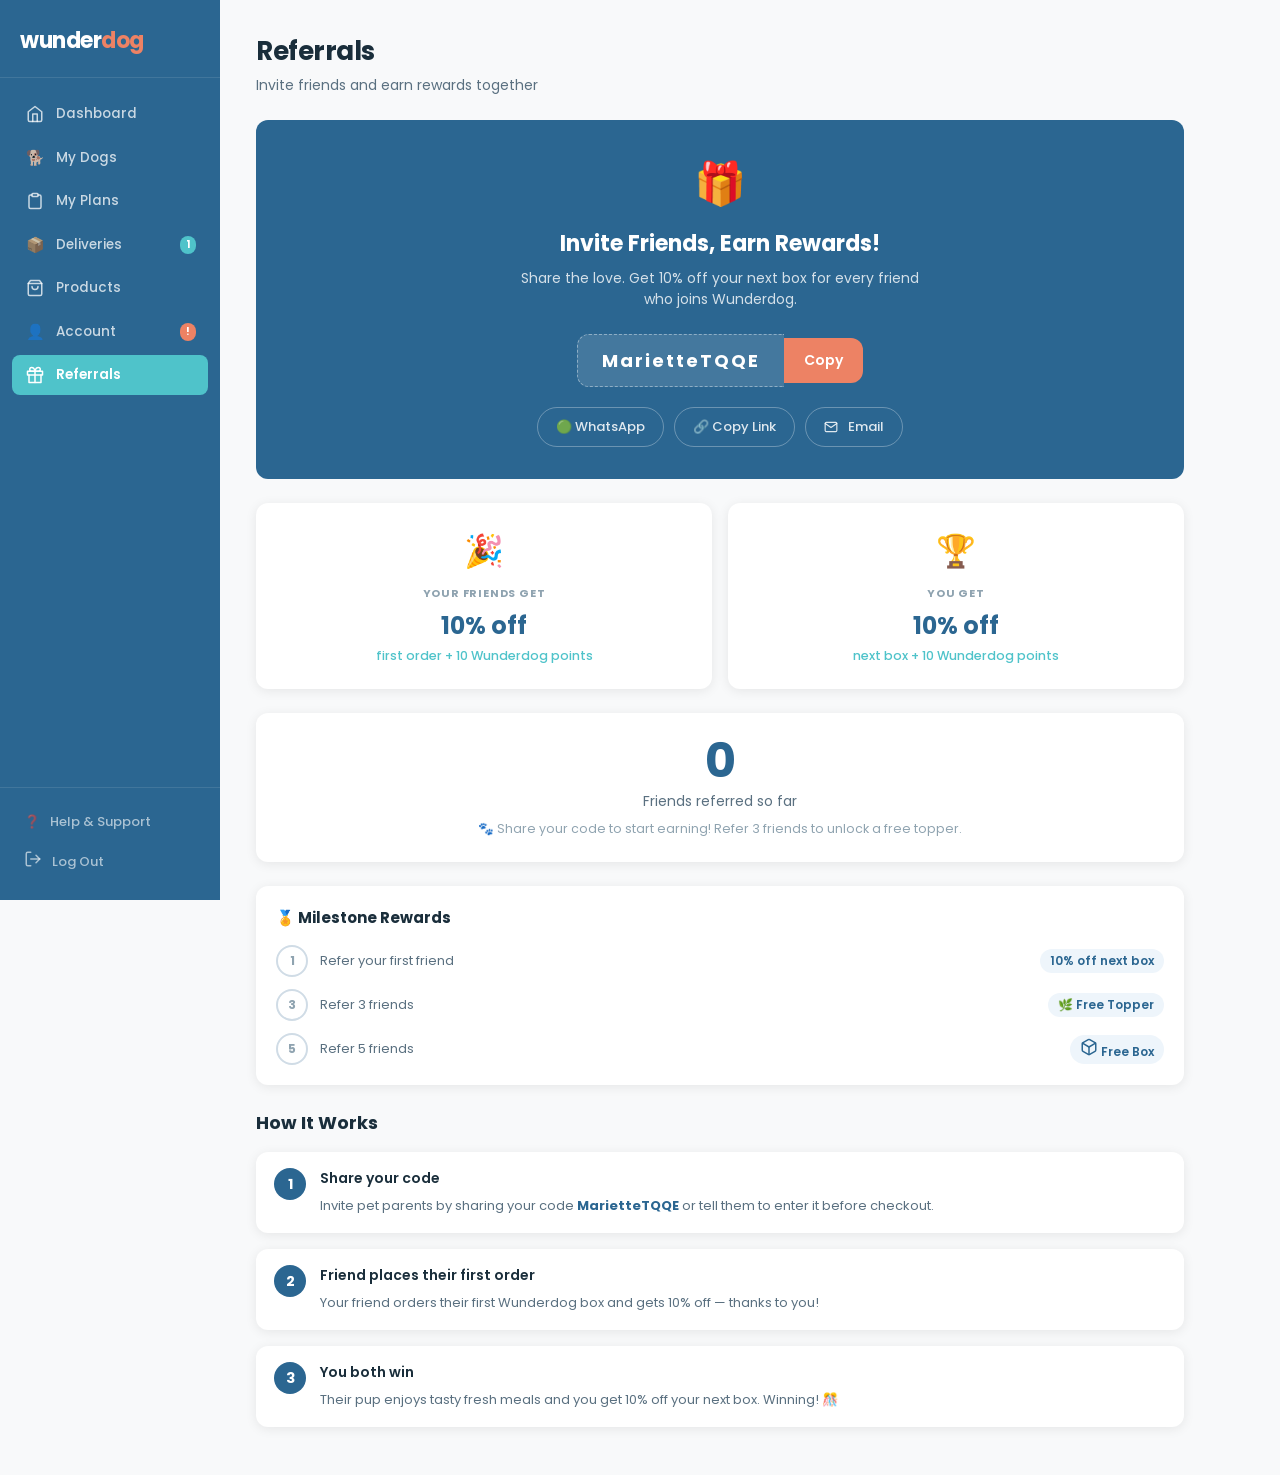
<file: referrals.html>
<!DOCTYPE html>
<html lang="en">
<head>
<meta charset="UTF-8">
<meta name="viewport" content="width=device-width, initial-scale=1.0">
<title>Referrals - Wunderdog</title>
<link href="https://fonts.googleapis.com/css2?family=Poppins:wght@400;500;600;700&display=swap" rel="stylesheet">
<style>
*{margin:0;padding:0;box-sizing:border-box;}
:root{
--deep-blue:#2B6691;--teal:#4FC3CA;--coral:#ED8264;--amber:#E8A849;
--light-grey:#F8F9FA;--sage:#7CB69D;--white:#ffffff;
--text:#1a2e3b;--text-light:#5a7080;--text-lighter:#8fa3b0;
--radius:16px;--radius-sm:12px;--radius-xs:8px;
--shadow:0 2px 12px rgba(0,0,0,0.08);--shadow-md:0 4px 20px rgba(0,0,0,0.12);
--transition:all 0.2s ease;
}
body{font-family:'Poppins',sans-serif;background:var(--light-grey);color:var(--text);display:flex;min-height:100vh;}

.hamburger{display:none;position:fixed;top:16px;left:16px;z-index:200;background:var(--deep-blue);border:none;border-radius:8px;padding:8px 10px;cursor:pointer;color:#fff;font-size:18px;}
.overlay{display:none;position:fixed;inset:0;background:rgba(0,0,0,0.4);z-index:90;}

.sidebar{width:220px;background:var(--deep-blue);display:flex;flex-direction:column;position:fixed;top:0;left:0;height:100vh;z-index:100;transition:var(--transition);}
.sidebar-logo{padding:24px 20px 20px;border-bottom:1px solid rgba(255,255,255,0.1);}
.sidebar-logo a{text-decoration:none;}
.sidebar-logo span{font-size:22px;font-weight:700;color:#fff;letter-spacing:-0.5px;}
.sidebar-logo span em{color:var(--coral);font-style:normal;}
.nav{flex:1;padding:16px 12px;overflow-y:auto;}
.nav a{display:flex;align-items:center;gap:10px;padding:10px 12px;border-radius:var(--radius-xs);color:rgba(255,255,255,0.75);text-decoration:none;font-size:13.5px;font-weight:500;margin-bottom:2px;transition:var(--transition);}
.nav a:hover{background:rgba(255,255,255,0.1);color:#fff;}
.nav a.active{background:var(--teal);color:#fff;font-weight:600;}
.nav a .icon{width:22px;text-align:center;font-size:15px;display:inline-flex;align-items:center;justify-content:center;}
.badge{background:var(--teal);color:#fff;font-size:10px;font-weight:700;padding:2px 6px;border-radius:20px;margin-left:auto;line-height:1.4;}
.badge.alert{background:var(--coral);}
.sidebar-bottom{padding:16px 12px;border-top:1px solid rgba(255,255,255,0.1);}
.sidebar-bottom a{display:flex;align-items:center;gap:10px;padding:8px 12px;border-radius:var(--radius-xs);color:rgba(255,255,255,0.6);text-decoration:none;font-size:13px;font-weight:500;margin-bottom:2px;transition:var(--transition);}
.sidebar-bottom a:hover{background:rgba(255,255,255,0.1);color:#fff;}

.main{margin-left:220px;flex:1;padding:32px 36px;max-width:1000px;}
.page-header{margin-bottom:24px;}
.page-header h1{font-size:26px;font-weight:700;color:var(--text);letter-spacing:-0.5px;}
.page-header p{color:var(--text-light);font-size:14px;margin-top:4px;}

/* HERO */
.referral-hero{background:var(--deep-blue);border-radius:var(--radius-sm);padding:32px;margin-bottom:24px;text-align:center;color:#fff;}
.hero-emoji{font-size:42px;margin-bottom:12px;}
.referral-hero h2{font-size:22px;font-weight:700;margin-bottom:8px;}
.referral-hero p{font-size:14px;opacity:0.8;margin-bottom:24px;max-width:400px;margin-left:auto;margin-right:auto;}

.code-box{display:flex;align-items:center;justify-content:center;gap:0;margin-bottom:20px;}
.code-input{background:rgba(255,255,255,0.12);border:1.5px dashed rgba(255,255,255,0.4);border-right:none;border-radius:12px 0 0 12px;padding:12px 24px;font-size:18px;font-weight:700;letter-spacing:2px;color:#fff;font-family:'Poppins',sans-serif;}
.btn-copy{background:var(--coral);color:#fff;border:none;border-radius:0 12px 12px 0;padding:12px 20px;font-size:14px;font-weight:600;cursor:pointer;font-family:'Poppins',sans-serif;transition:var(--transition);}
.btn-copy:hover{background:#e0714f;}
.btn-copy.copied{background:var(--sage);}

.share-btns{display:flex;gap:10px;justify-content:center;flex-wrap:wrap;}
.btn-share{display:flex;align-items:center;gap:6px;padding:9px 18px;border-radius:20px;border:1.5px solid rgba(255,255,255,0.3);color:rgba(255,255,255,0.85);background:transparent;font-size:13px;font-weight:500;cursor:pointer;font-family:'Poppins',sans-serif;transition:var(--transition);}
.btn-share:hover{background:rgba(255,255,255,0.12);border-color:rgba(255,255,255,0.6);}

/* REWARD CARDS */
.reward-grid{display:grid;grid-template-columns:1fr 1fr;gap:16px;margin-bottom:24px;}
.reward-card{background:#fff;border-radius:var(--radius-sm);box-shadow:var(--shadow);padding:24px;text-align:center;}
.reward-emoji{font-size:32px;margin-bottom:10px;}
.reward-label{font-size:11px;font-weight:700;text-transform:uppercase;letter-spacing:0.8px;color:var(--text-lighter);margin-bottom:6px;}
.reward-amount{font-size:24px;font-weight:700;color:var(--deep-blue);margin-bottom:4px;}
.reward-detail{font-size:12.5px;color:var(--teal);font-weight:500;}

/* STATS */
.stats-card{background:#fff;border-radius:var(--radius-sm);box-shadow:var(--shadow);padding:24px;text-align:center;margin-bottom:24px;}
.stats-number{font-size:48px;font-weight:700;color:var(--deep-blue);line-height:1;}
.stats-label{font-size:14px;color:var(--text-light);margin-top:6px;margin-bottom:8px;}
.stats-hint{font-size:12.5px;color:var(--text-lighter);}

/* MILESTONE */
.milestone-section{background:#fff;border-radius:var(--radius-sm);box-shadow:var(--shadow);padding:20px;margin-bottom:24px;}
.milestone-title{font-size:15px;font-weight:700;color:var(--text);margin-bottom:16px;}
.milestone-row{display:flex;align-items:center;gap:12px;margin-bottom:12px;}
.milestone-row:last-child{margin-bottom:0;}
.ms-num{width:32px;height:32px;border-radius:50%;border:2px solid #d0dce6;display:flex;align-items:center;justify-content:center;font-size:12px;font-weight:700;color:var(--text-lighter);flex-shrink:0;}
.ms-num.achieved{background:var(--teal);border-color:var(--teal);color:#fff;}
.ms-text{flex:1;font-size:13px;color:var(--text-light);}
.ms-reward{font-size:12px;font-weight:600;color:var(--deep-blue);background:#eef5fb;padding:3px 10px;border-radius:20px;}

/* HOW IT WORKS */
.how-section h2{font-size:18px;font-weight:700;color:var(--text);margin-bottom:16px;}
.how-item{display:flex;gap:14px;margin-bottom:16px;background:#fff;border-radius:var(--radius-sm);box-shadow:var(--shadow);padding:16px 18px;}
.how-num{width:32px;height:32px;border-radius:50%;background:var(--deep-blue);color:#fff;display:flex;align-items:center;justify-content:center;font-size:14px;font-weight:700;flex-shrink:0;}
.how-text strong{display:block;font-size:14px;font-weight:600;color:var(--text);margin-bottom:3px;}
.how-text span{font-size:13px;color:var(--text-light);}
.how-text em{font-style:normal;font-weight:700;color:var(--deep-blue);}

@media(max-width:900px){
.hamburger{display:flex;}
.sidebar{transform:translateX(-100%);}
.sidebar.open{transform:translateX(0);}
.overlay.show{display:block;}
.main{margin-left:0;padding:20px 18px;padding-top:60px;}
.reward-grid{grid-template-columns:1fr 1fr;}
}
@media(max-width:500px){
.reward-grid{grid-template-columns:1fr;}
.code-input{font-size:15px;padding:10px 16px;}
}
</style>
</head>
<body>

<button class="hamburger" id="hamburger" onclick="toggleSidebar()"><svg xmlns="http://www.w3.org/2000/svg" width="22" height="22" viewBox="0 0 24 24" fill="none" stroke="currentColor" stroke-width="2" stroke-linecap="round" stroke-linejoin="round"><line x1="3" y1="12" x2="21" y2="12"></line><line x1="3" y1="6" x2="21" y2="6"></line><line x1="3" y1="18" x2="21" y2="18"></line></svg></button>
<div class="overlay" id="overlay" onclick="toggleSidebar()"></div>

<aside class="sidebar" id="sidebar">
  <div class="sidebar-logo">
    <a href="index.html"><span>wunder<em>dog</em></span></a>
  </div>
  <nav class="nav">
    <a href="index.html"><span class="icon"><svg xmlns="http://www.w3.org/2000/svg" width="18" height="18" viewBox="0 0 24 24" fill="none" stroke="currentColor" stroke-width="2" stroke-linecap="round" stroke-linejoin="round"><path d="M3 9l9-7 9 7v11a2 2 0 0 1-2 2H5a2 2 0 0 1-2-2z"></path><polyline points="9 22 9 12 15 12 15 22"></polyline></svg></span> Dashboard</a>
    <a href="my-dogs.html"><span class="icon">🐕</span> My Dogs</a>
    <a href="my-plans.html"><span class="icon"><svg xmlns="http://www.w3.org/2000/svg" width="18" height="18" viewBox="0 0 24 24" fill="none" stroke="currentColor" stroke-width="2" stroke-linecap="round" stroke-linejoin="round"><path d="M16 4h2a2 2 0 0 1 2 2v14a2 2 0 0 1-2 2H6a2 2 0 0 1-2-2V6a2 2 0 0 1 2-2h2"></path><rect x="8" y="2" width="8" height="4" rx="1" ry="1"></rect></svg></span> My Plans</a>
    <a href="deliveries.html"><span class="icon">📦</span> Deliveries <span class="badge">1</span></a>
    <a href="index.html#"><span class="icon"><svg xmlns="http://www.w3.org/2000/svg" width="18" height="18" viewBox="0 0 24 24" fill="none" stroke="currentColor" stroke-width="2" stroke-linecap="round" stroke-linejoin="round"><path d="M6 2L3 6v14a2 2 0 0 0 2 2h14a2 2 0 0 0 2-2V6l-3-4z"></path><line x1="3" y1="6" x2="21" y2="6"></line><path d="M16 10a4 4 0 0 1-8 0"></path></svg></span> Products</a>
    <a href="account.html"><span class="icon">👤</span> Account <span class="badge alert">!</span></a>
    <a href="referrals.html" class="active"><span class="icon"><svg xmlns="http://www.w3.org/2000/svg" width="18" height="18" viewBox="0 0 24 24" fill="none" stroke="currentColor" stroke-width="2" stroke-linecap="round" stroke-linejoin="round"><polyline points="20 12 20 22 4 22 4 12"></polyline><rect x="2" y="7" width="20" height="5"></rect><line x1="12" y1="22" x2="12" y2="7"></line><path d="M12 7H7.5a2.5 2.5 0 0 1 0-5C11 2 12 7 12 7z"></path><path d="M12 7h4.5a2.5 2.5 0 0 0 0-5C13 2 12 7 12 7z"></path></svg></span> Referrals</a>
  </nav>
  <div class="sidebar-bottom">
    <a href="https://knowledge.mywunderdog.com"><span class="icon">❓</span> Help &amp; Support</a>
    <a href="index.html#"><span class="icon"><svg xmlns="http://www.w3.org/2000/svg" width="18" height="18" viewBox="0 0 24 24" fill="none" stroke="currentColor" stroke-width="2" stroke-linecap="round" stroke-linejoin="round"><path d="M9 21H5a2 2 0 0 1-2-2V5a2 2 0 0 1 2-2h4"></path><polyline points="16 17 21 12 16 7"></polyline><line x1="21" y1="12" x2="9" y2="12"></line></svg></span> Log Out</a>
  </div>
</aside>

<main class="main">
  <div class="page-header">
    <h1>Referrals</h1>
    <p>Invite friends and earn rewards together</p>
  </div>

  <!-- Hero -->
  <div class="referral-hero">
    <div class="hero-emoji">🎁</div>
    <h2>Invite Friends, Earn Rewards!</h2>
    <p>Share the love. Get 10% off your next box for every friend who joins Wunderdog.</p>
    <div class="code-box">
      <div class="code-input" id="refCode">MarietteTQQE</div>
      <button class="btn-copy" id="copyBtn" onclick="copyCode()">Copy</button>
    </div>
    <div class="share-btns">
      <button class="btn-share">🟢 WhatsApp</button>
      <button class="btn-share">🔗 Copy Link</button>
      <button class="btn-share"><svg xmlns="http://www.w3.org/2000/svg" width="14" height="14" viewBox="0 0 24 24" fill="none" stroke="currentColor" stroke-width="2" stroke-linecap="round" stroke-linejoin="round" style="vertical-align:middle;margin-right:4px;"><path d="M4 4h16c1.1 0 2 .9 2 2v12c0 1.1-.9 2-2 2H4c-1.1 0-2-.9-2-2V6c0-1.1.9-2 2-2z"></path><polyline points="22,6 12,13 2,6"></polyline></svg> Email</button>
    </div>
  </div>

  <!-- Rewards Grid -->
  <div class="reward-grid">
    <div class="reward-card">
      <div class="reward-emoji">🎉</div>
      <div class="reward-label">Your Friends Get</div>
      <div class="reward-amount">10% off</div>
      <div class="reward-detail">first order + 10 Wunderdog points</div>
    </div>
    <div class="reward-card">
      <div class="reward-emoji">🏆</div>
      <div class="reward-label">You Get</div>
      <div class="reward-amount">10% off</div>
      <div class="reward-detail">next box + 10 Wunderdog points</div>
    </div>
  </div>

  <!-- Stats -->
  <div class="stats-card">
    <div class="stats-number">0</div>
    <div class="stats-label">Friends referred so far</div>
    <div class="stats-hint">🐾 Share your code to start earning! Refer 3 friends to unlock a free topper.</div>
  </div>

  <!-- Milestone Tracker -->
  <div class="milestone-section">
    <div class="milestone-title">🏅 Milestone Rewards</div>
    <div class="milestone-row">
      <div class="ms-num">1</div>
      <div class="ms-text">Refer your first friend</div>
      <span class="ms-reward">10% off next box</span>
    </div>
    <div class="milestone-row">
      <div class="ms-num">3</div>
      <div class="ms-text">Refer 3 friends</div>
      <span class="ms-reward">🌿 Free Topper</span>
    </div>
    <div class="milestone-row">
      <div class="ms-num">5</div>
      <div class="ms-text">Refer 5 friends</div>
      <span class="ms-reward"><svg xmlns="http://www.w3.org/2000/svg" width="18" height="18" viewBox="0 0 24 24" fill="none" stroke="currentColor" stroke-width="2" stroke-linecap="round" stroke-linejoin="round"><path d="M21 16V8a2 2 0 0 0-1-1.73l-7-4a2 2 0 0 0-2 0l-7 4A2 2 0 0 0 3 8v8a2 2 0 0 0 1 1.73l7 4a2 2 0 0 0 2 0l7-4A2 2 0 0 0 21 16z"></path><polyline points="3.27 6.96 12 12.01 20.73 6.96"></polyline><line x1="12" y1="22.08" x2="12" y2="12"></line></svg> Free Box</span>
    </div>
  </div>

  <!-- How It Works -->
  <div class="how-section">
    <h2>How It Works</h2>
    <div class="how-item">
      <div class="how-num">1</div>
      <div class="how-text">
        <strong>Share your code</strong>
        <span>Invite pet parents by sharing your code <em>MarietteTQQE</em> or tell them to enter it before checkout.</span>
      </div>
    </div>
    <div class="how-item">
      <div class="how-num">2</div>
      <div class="how-text">
        <strong>Friend places their first order</strong>
        <span>Your friend orders their first Wunderdog box and gets 10% off — thanks to you!</span>
      </div>
    </div>
    <div class="how-item">
      <div class="how-num">3</div>
      <div class="how-text">
        <strong>You both win</strong>
        <span>Their pup enjoys tasty fresh meals and you get 10% off your next box. Winning! 🎊</span>
      </div>
    </div>
  </div>
</main>

<script>
function toggleSidebar(){
  document.getElementById('sidebar').classList.toggle('open');
  document.getElementById('overlay').classList.toggle('show');
}
function copyCode(){
  const code = document.getElementById('refCode').textContent;
  navigator.clipboard.writeText(code).catch(() => {});
  const btn = document.getElementById('copyBtn');
  btn.textContent = '✓ Copied!';
  btn.classList.add('copied');
  setTimeout(() => { btn.textContent = 'Copy'; btn.classList.remove('copied'); }, 2000);
}
</script>
</body>
</html>
</file>
